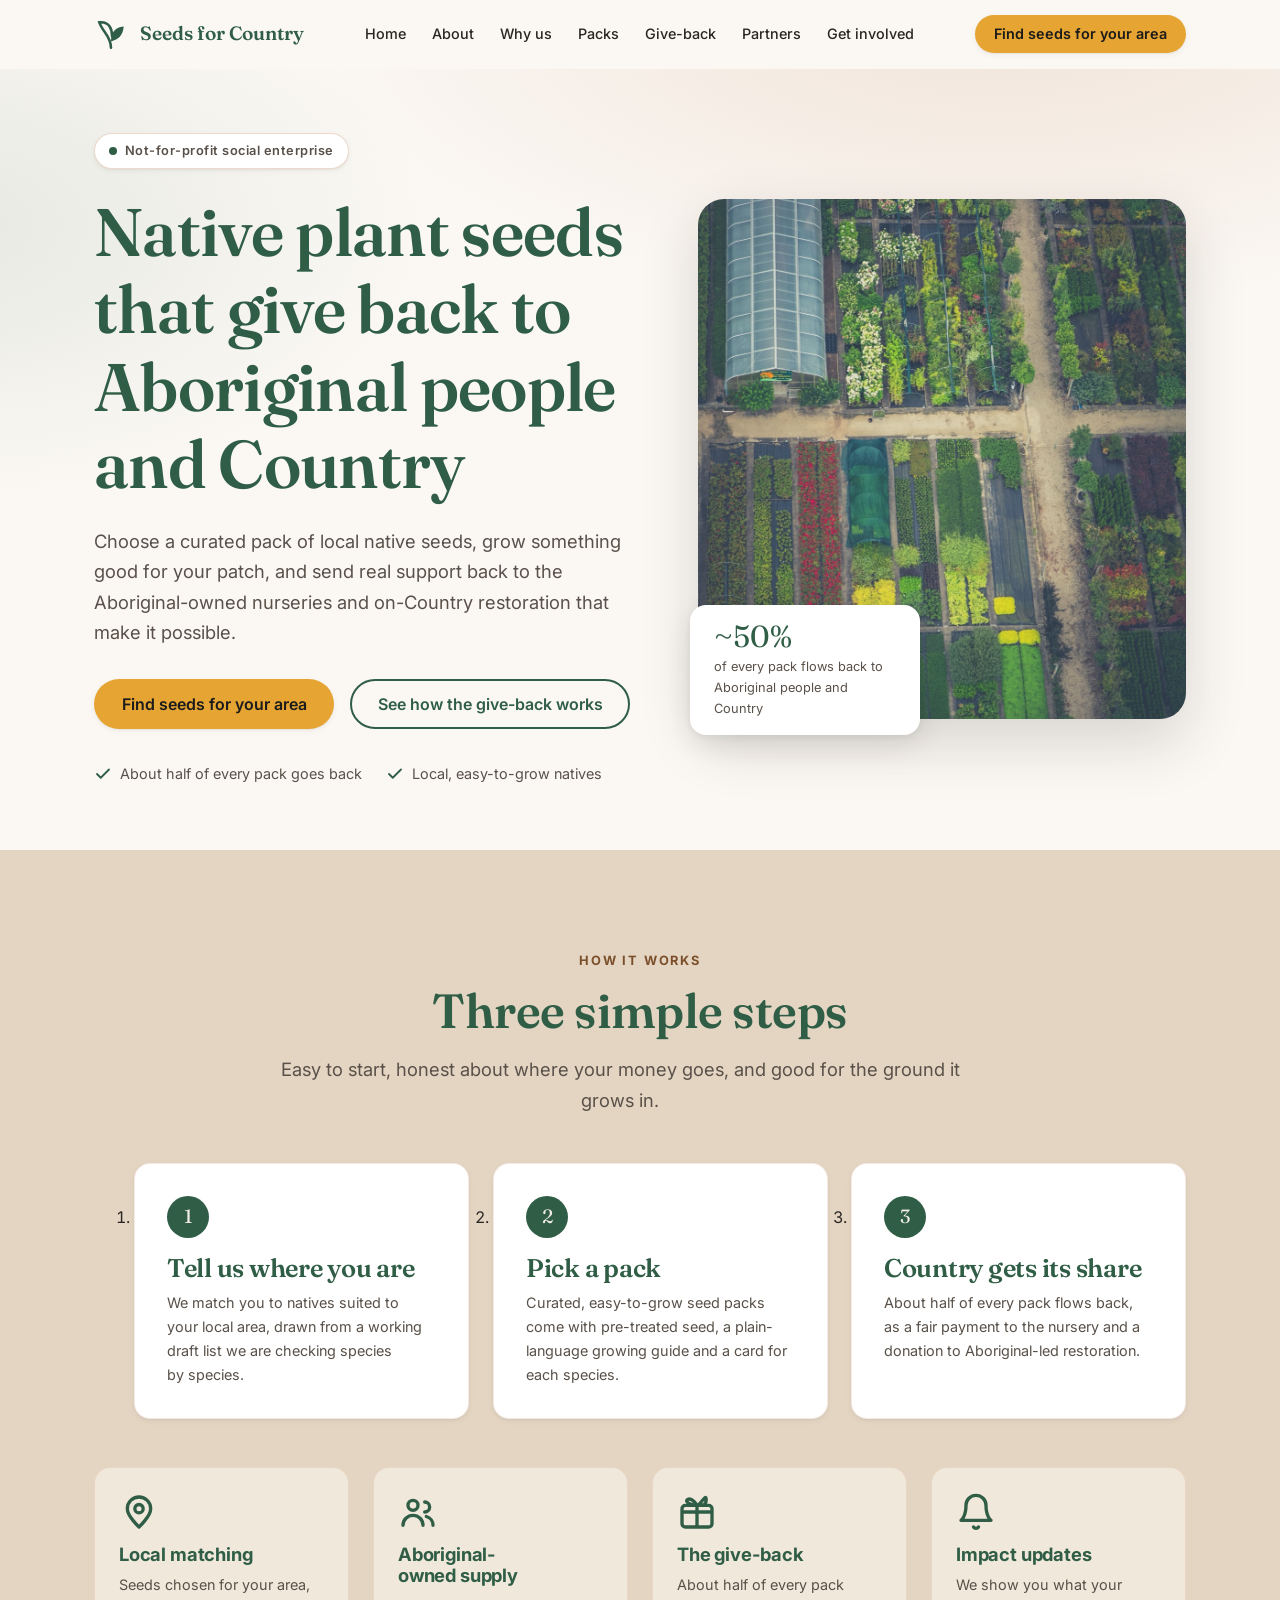
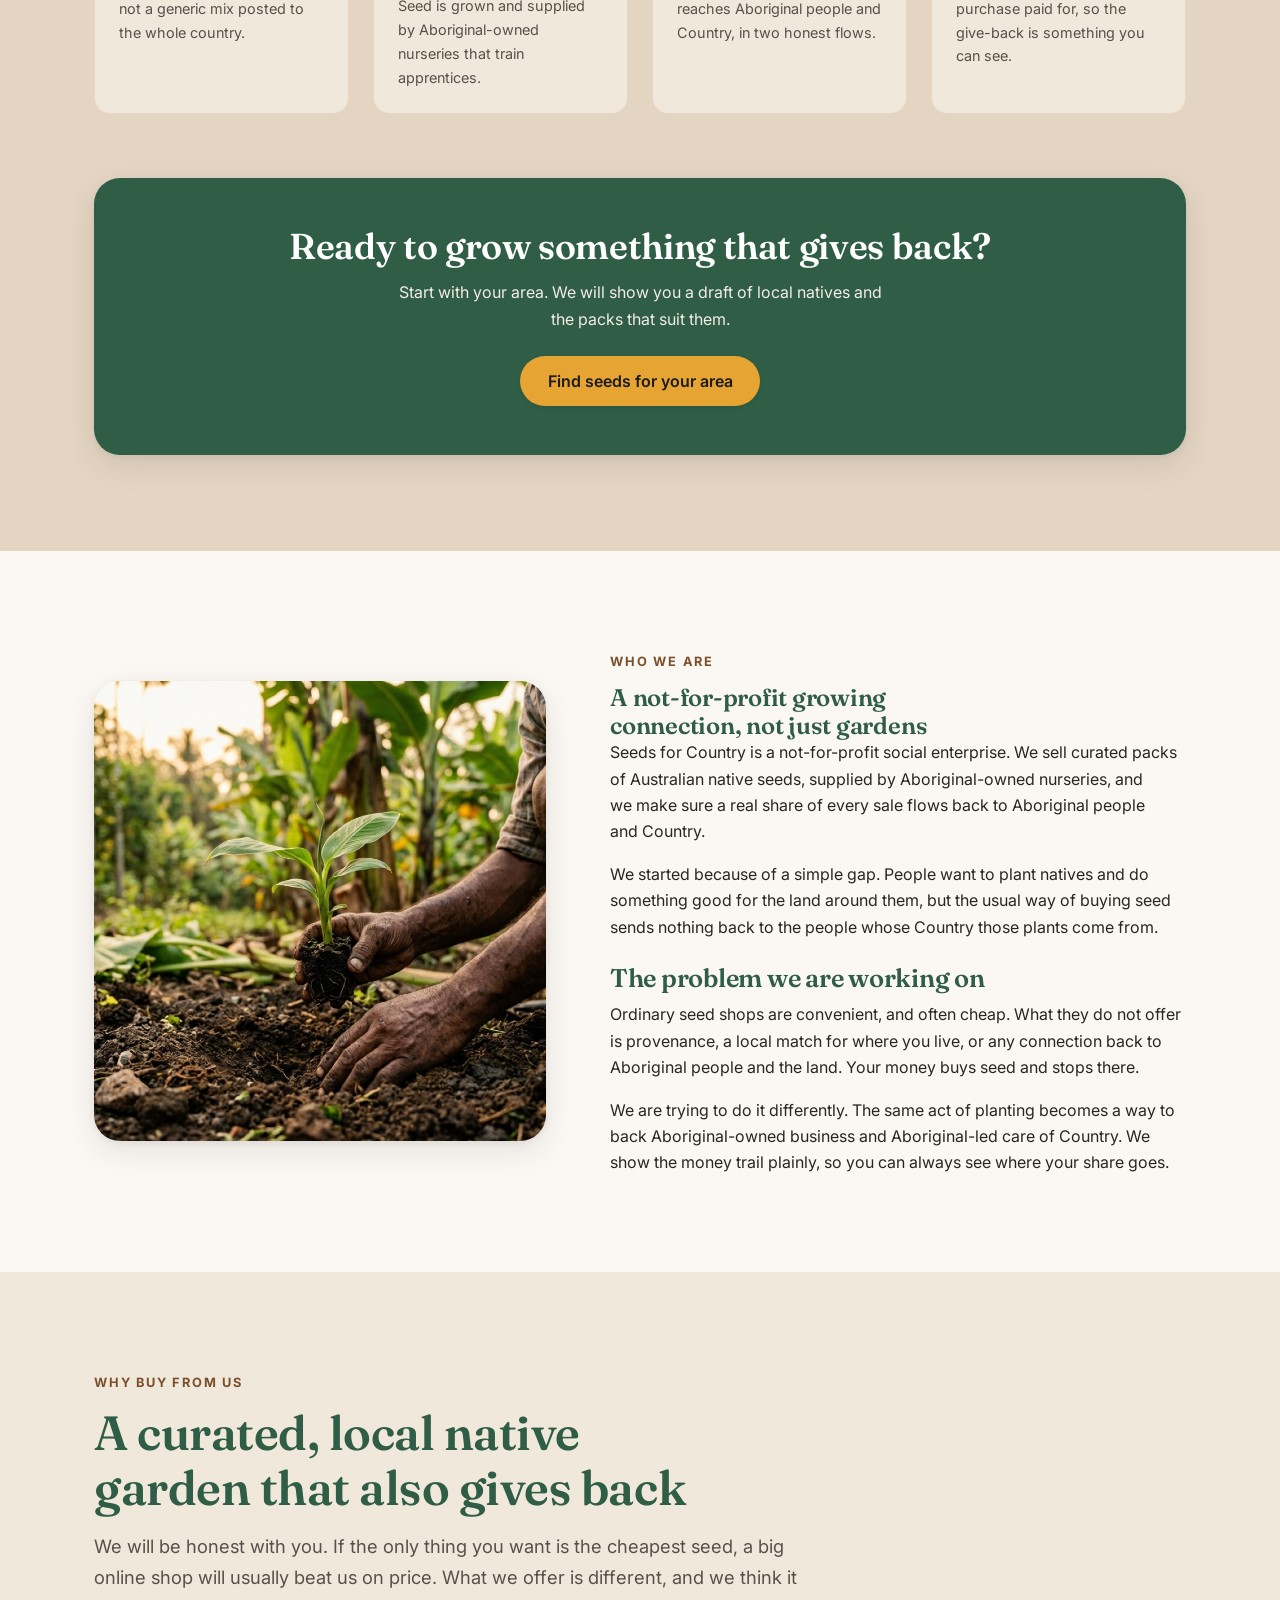
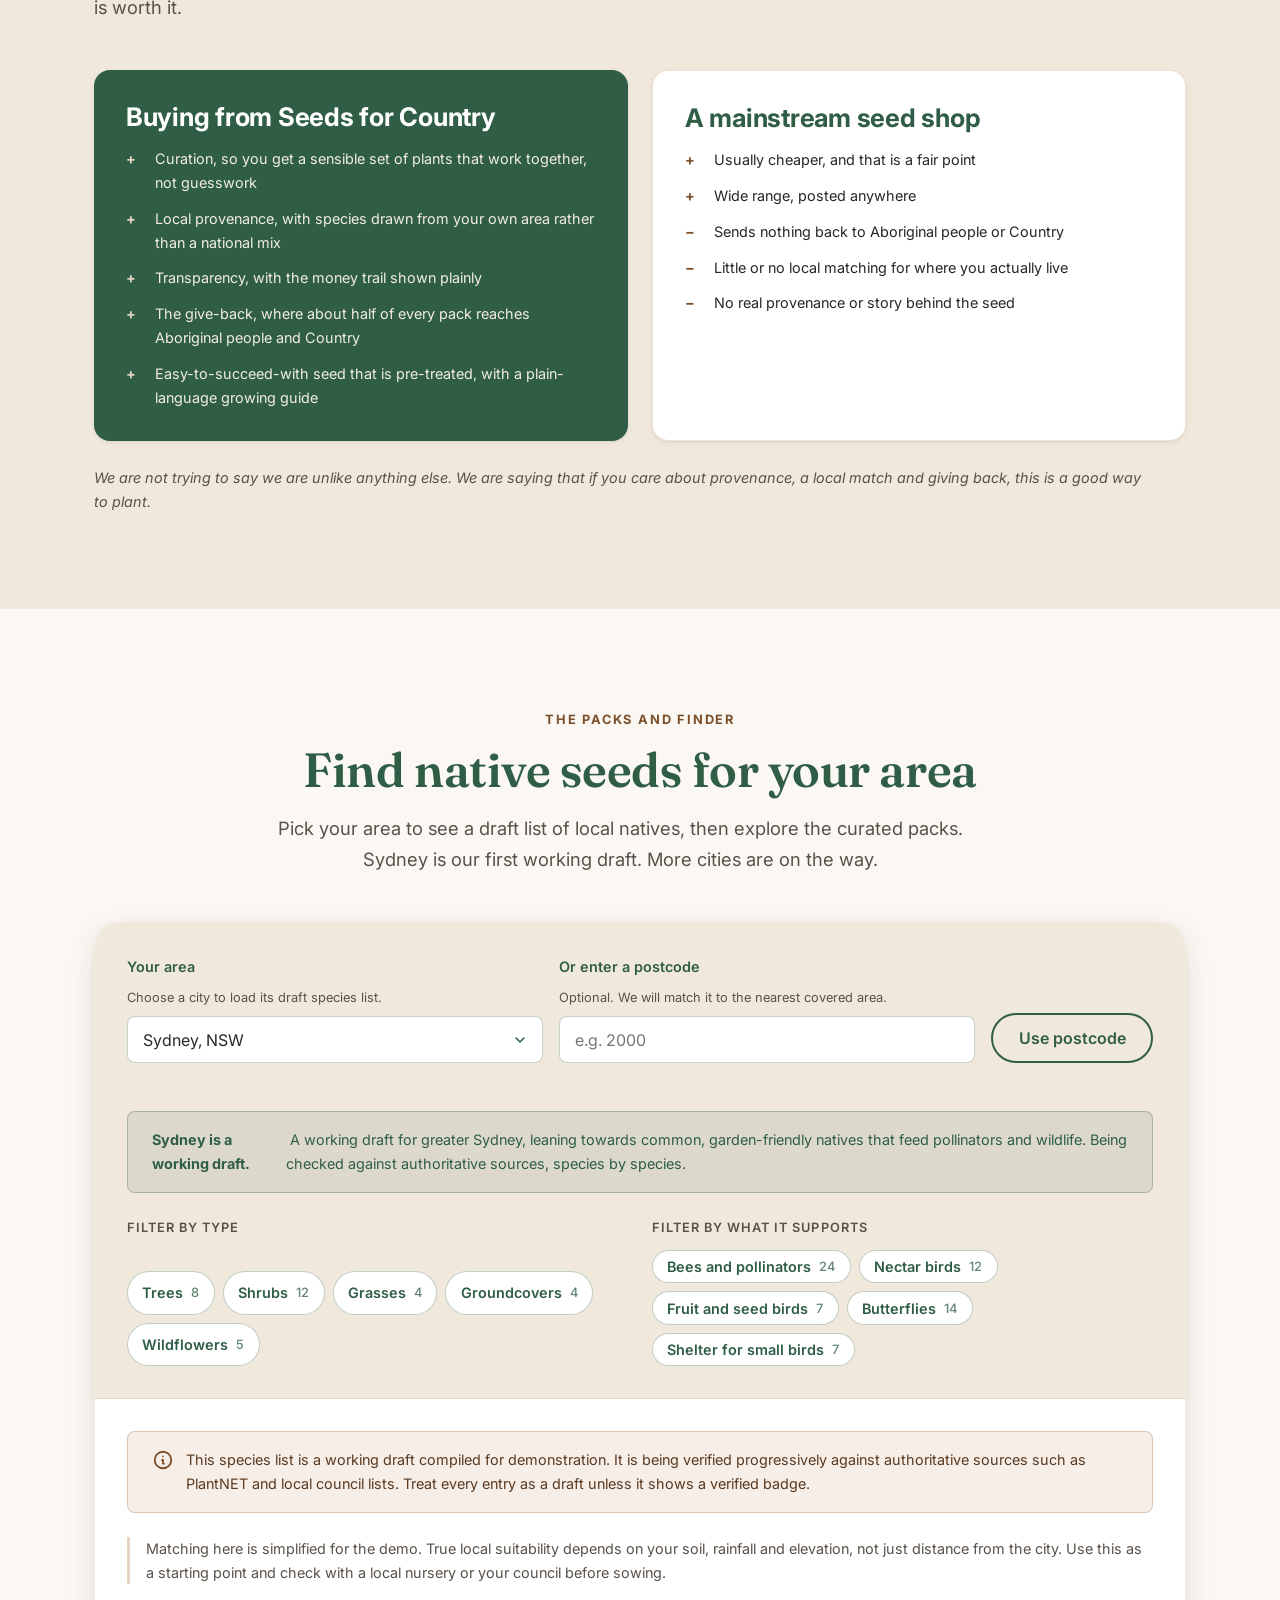
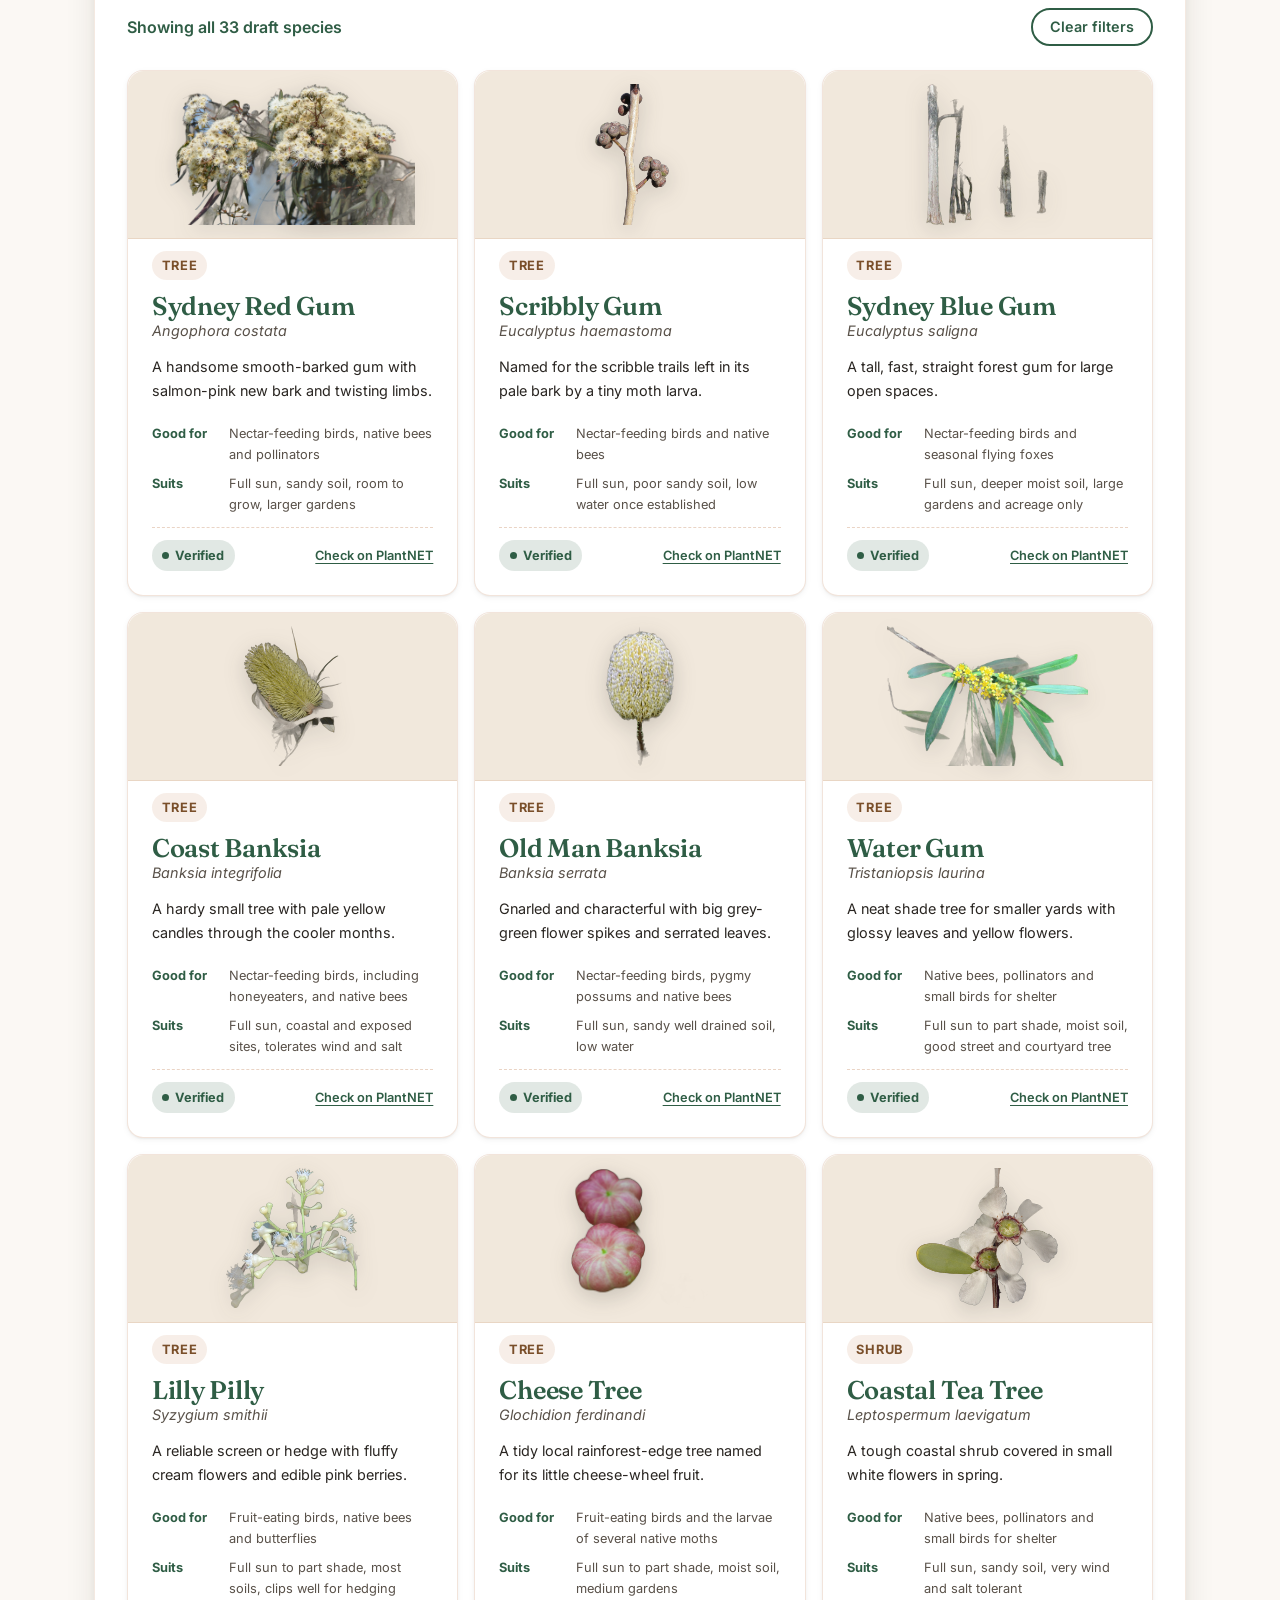
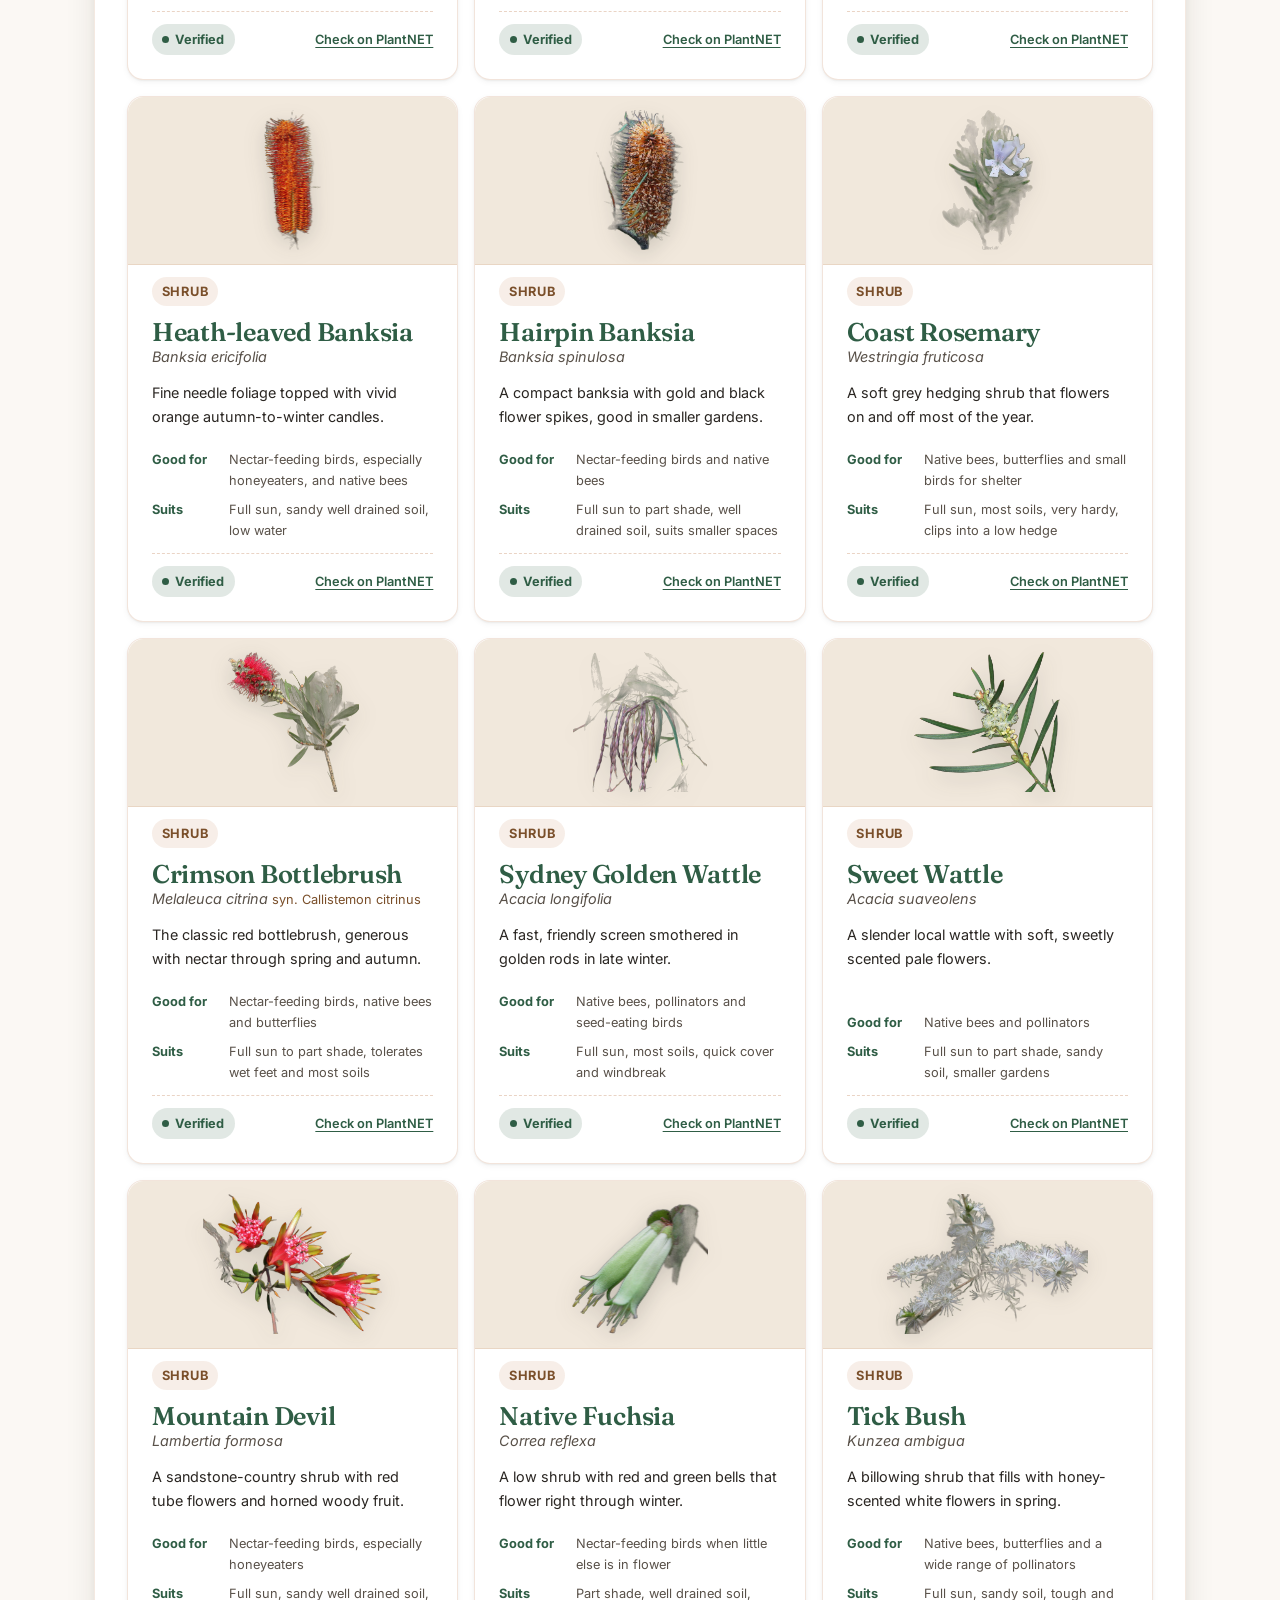
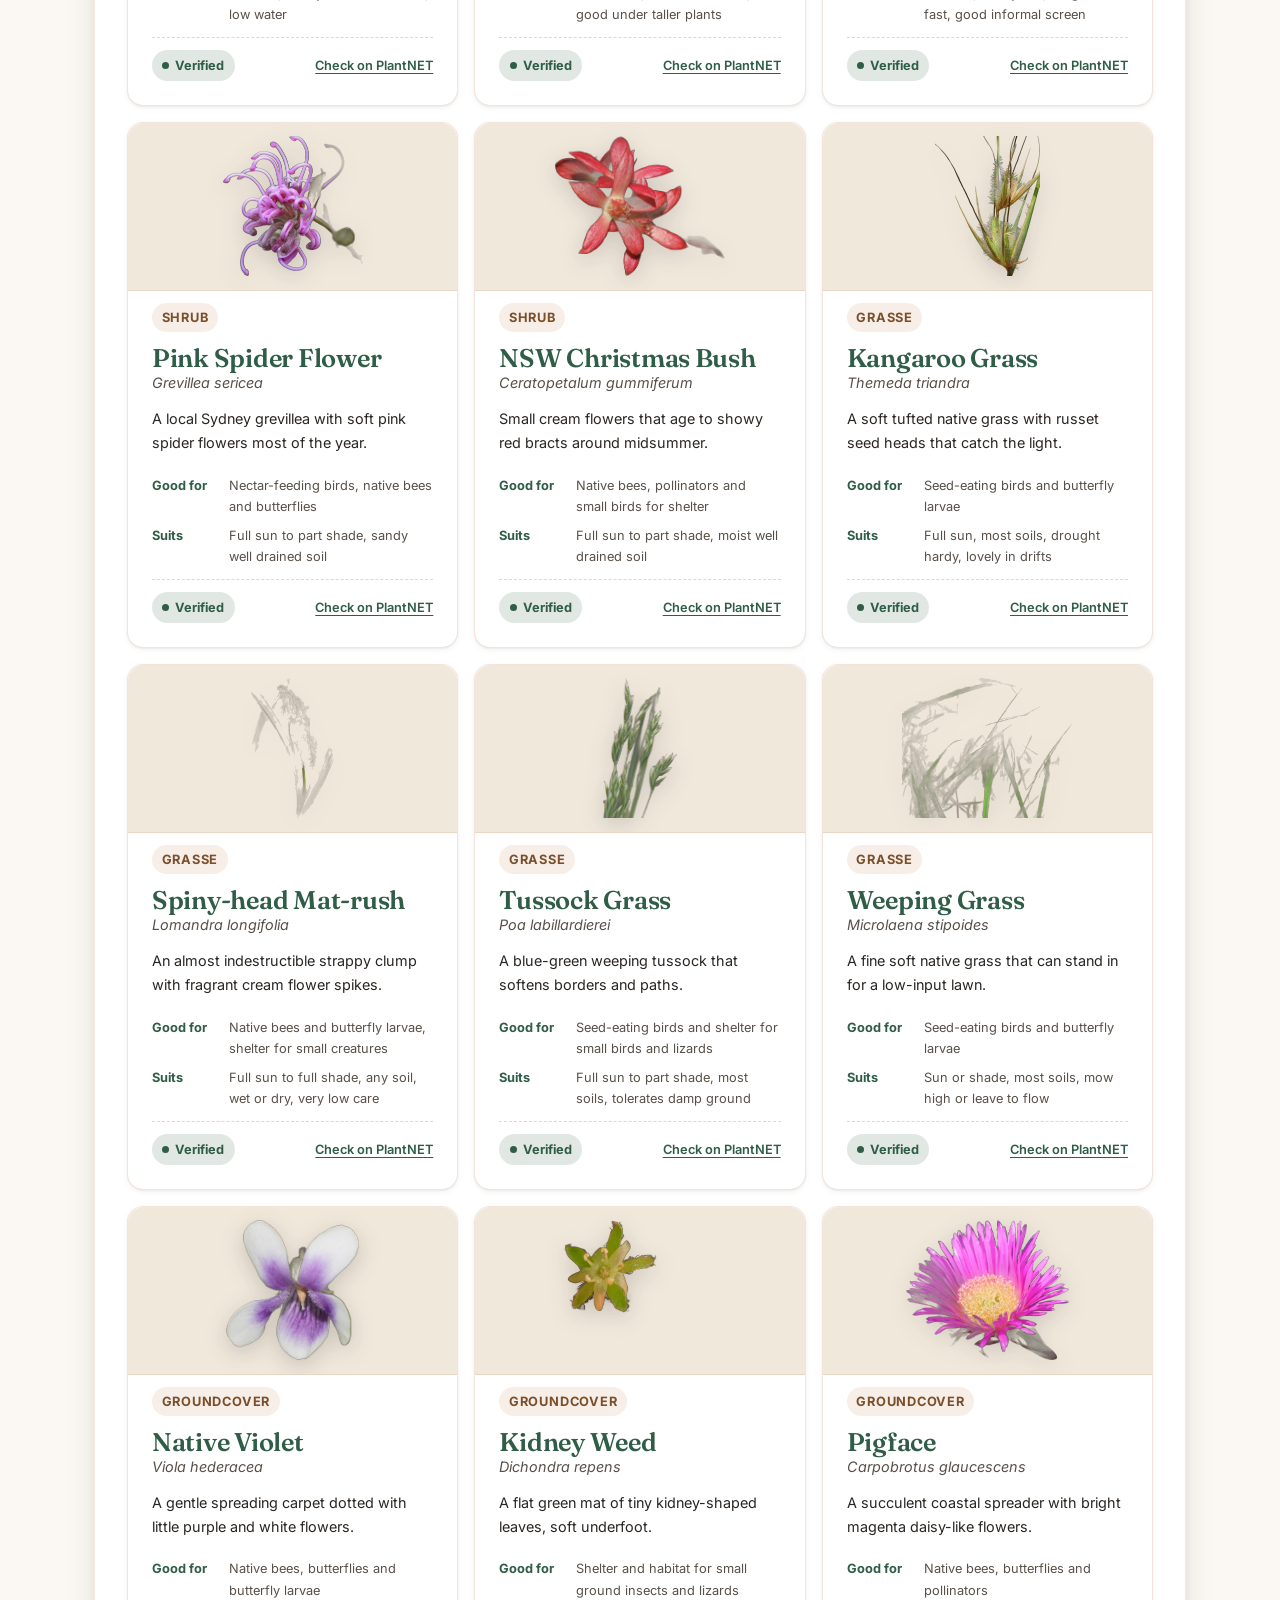
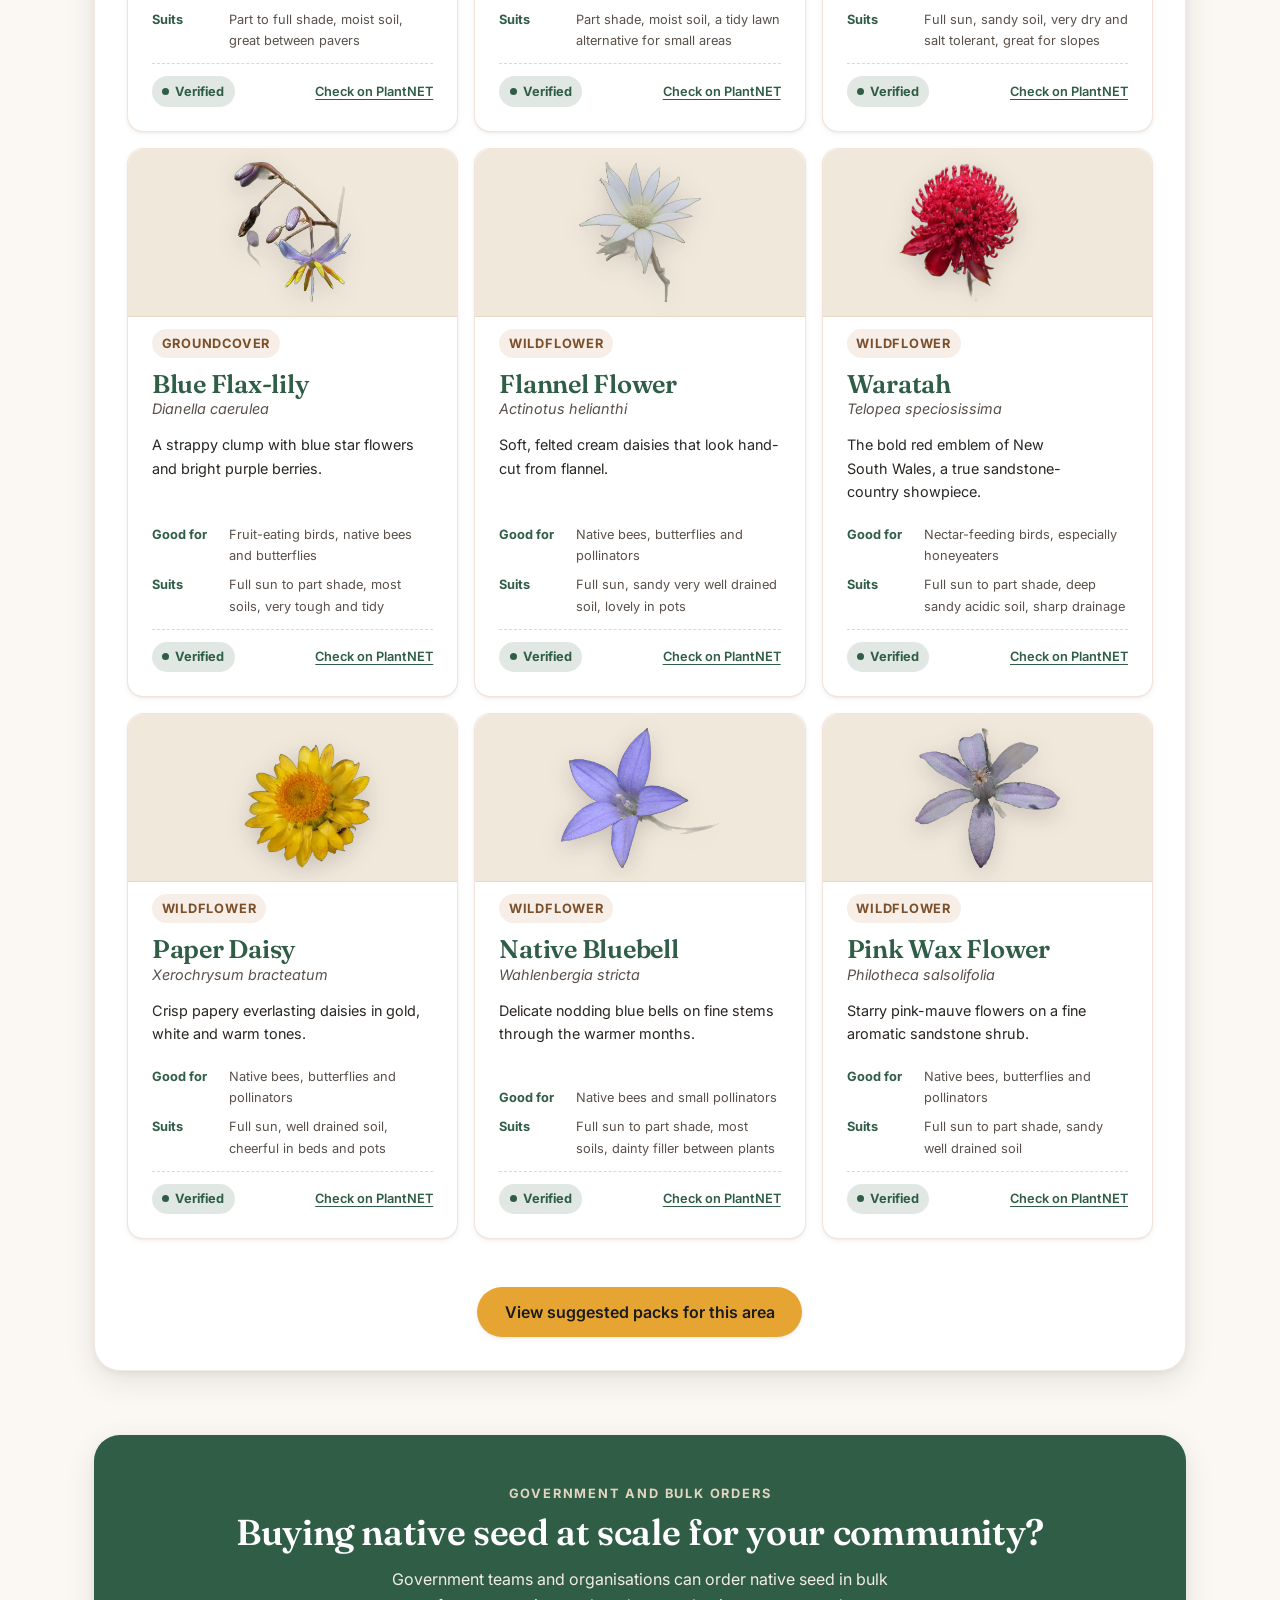
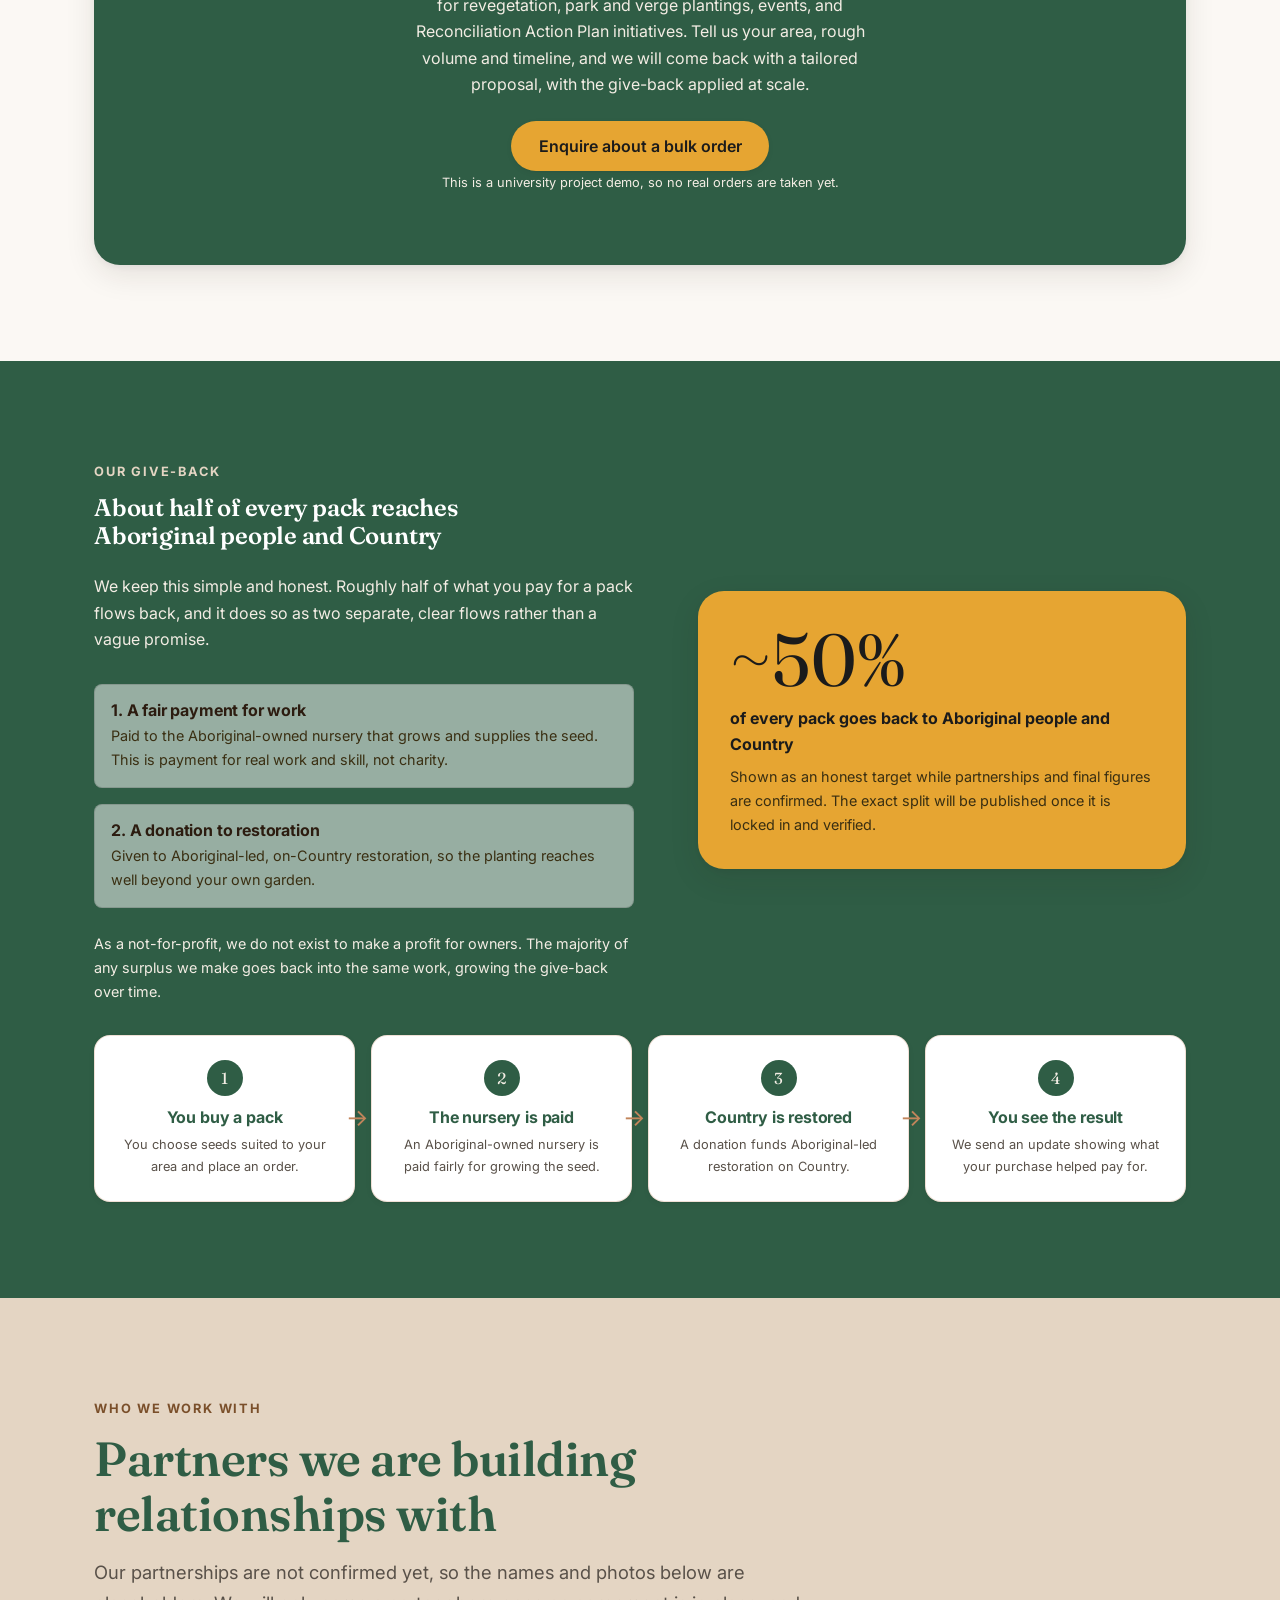
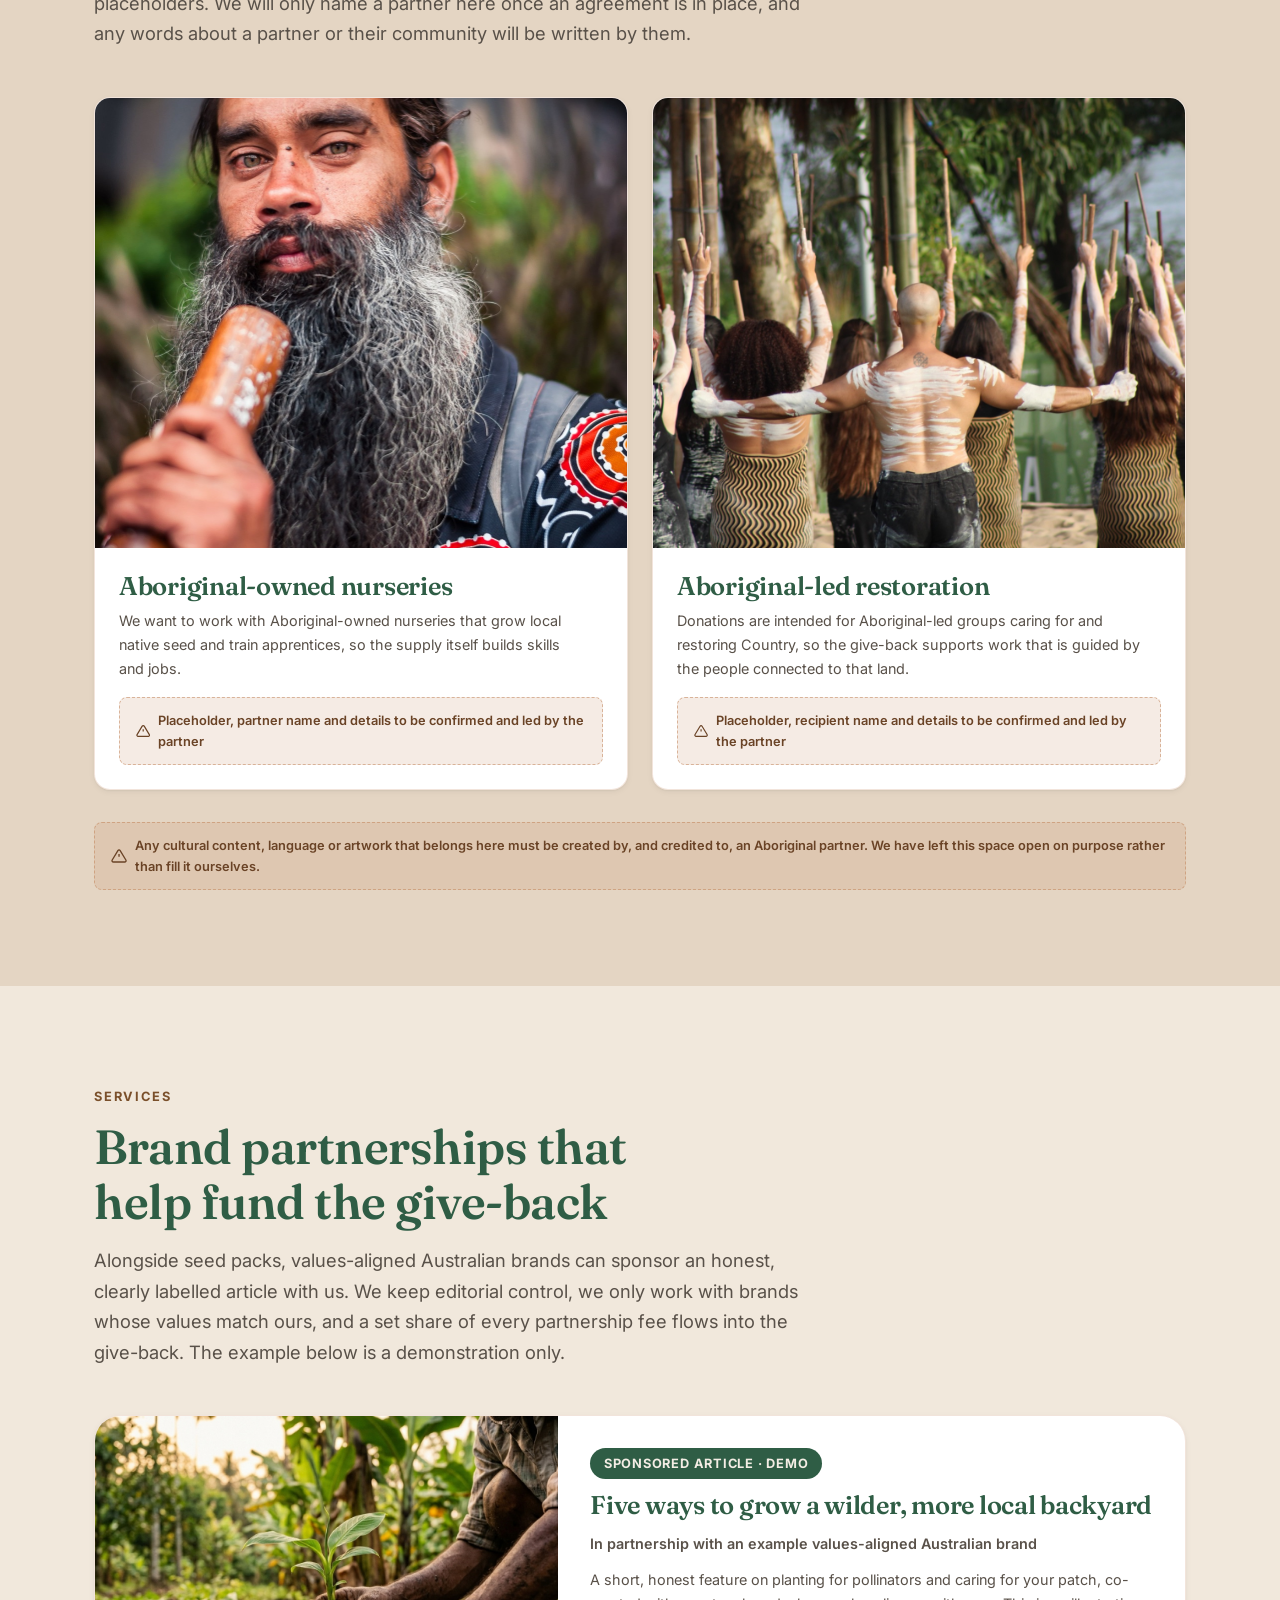
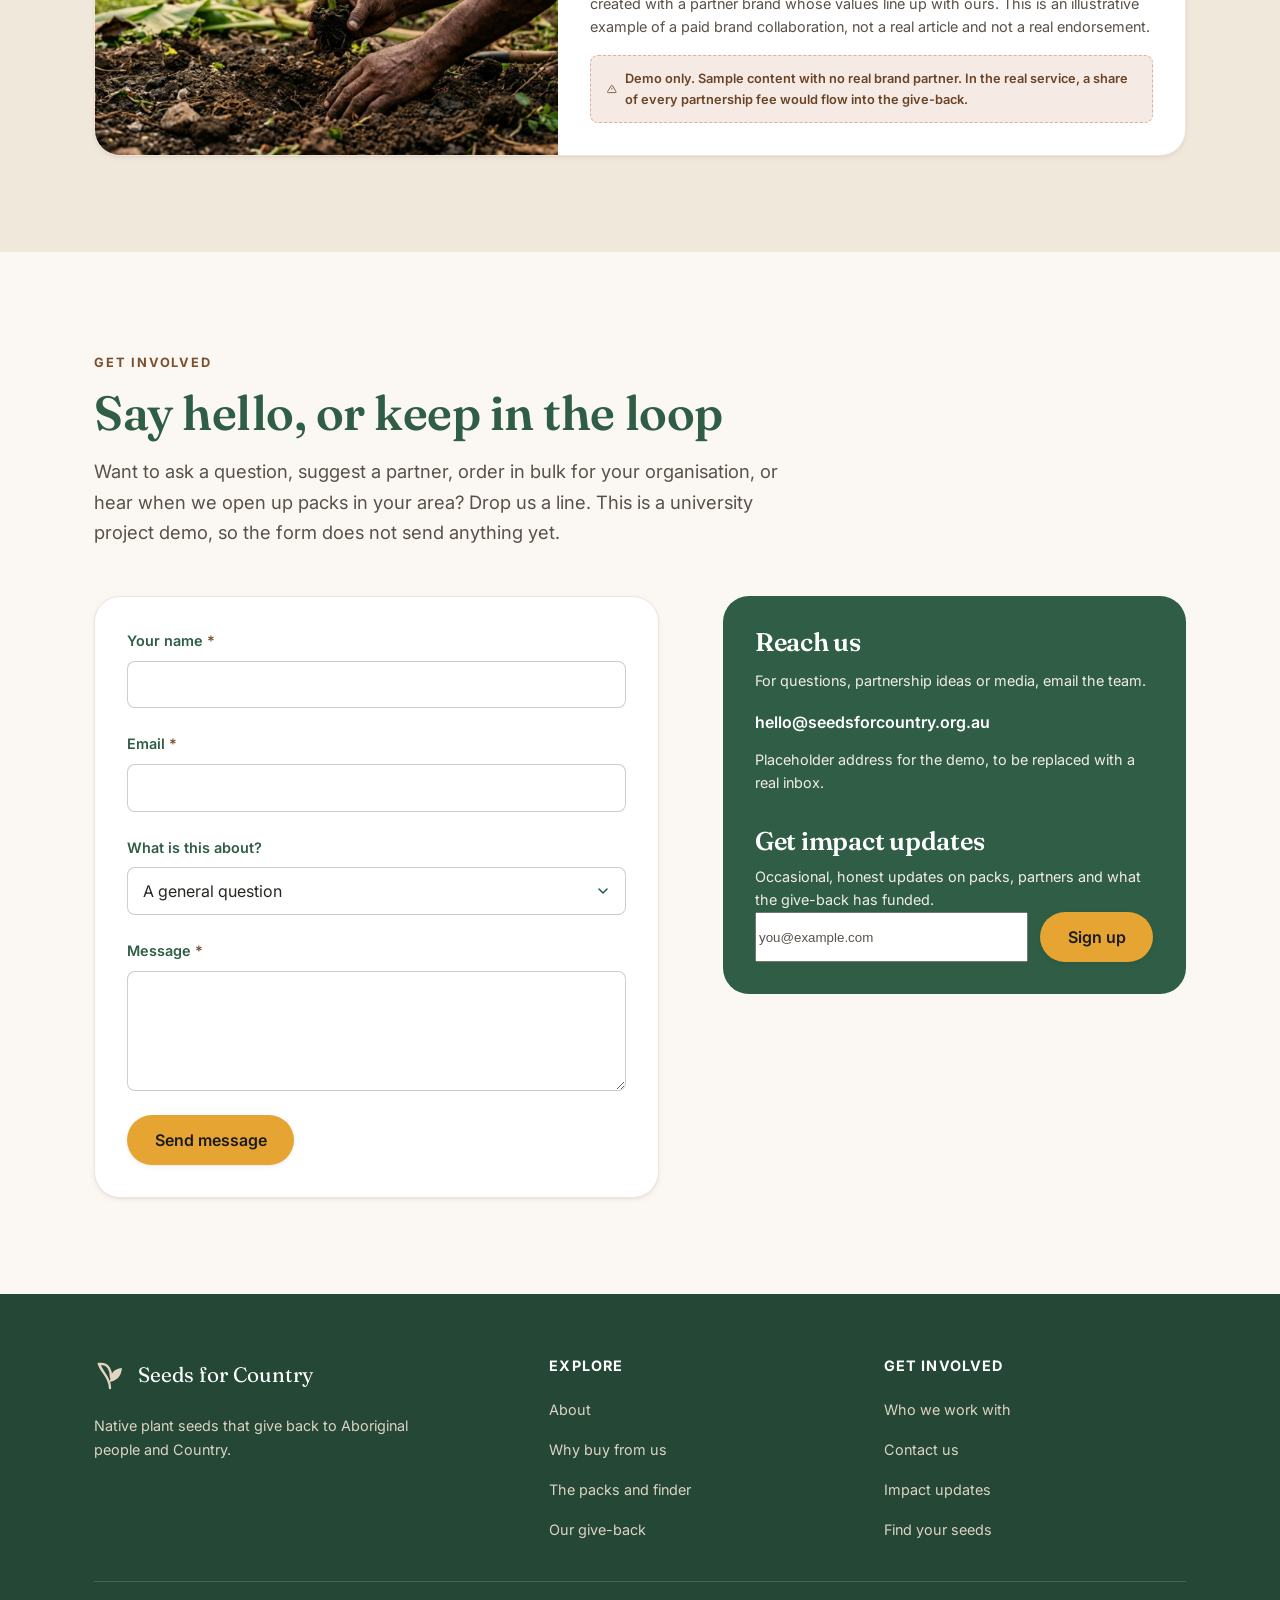
<file: index.html>
<!DOCTYPE html>
<html lang="en-AU">
<head>
  <meta charset="UTF-8" />
  <meta name="viewport" content="width=device-width, initial-scale=1.0" />
  <title>Seeds for Country, native plant seeds that give back to Aboriginal people and Country</title>
  <meta name="description" content="Seeds for Country is a not-for-profit social enterprise selling curated packs of Australian native seeds from Aboriginal-owned nurseries, where about half of every pack flows back to Aboriginal people and Country." />

  <!-- Google Fonts: Fraunces (headings only) + Inter (everything else) -->
  <link rel="preconnect" href="https://fonts.googleapis.com" />
  <link rel="preconnect" href="https://fonts.gstatic.com" crossorigin />
  <link href="https://fonts.googleapis.com/css2?family=Fraunces:opsz,wght@9..144,400;9..144,500;9..144,600;9..144,700&family=Inter:wght@400;500;600;700&display=swap" rel="stylesheet" />

  <link rel="stylesheet" href="css/styles.css" />
  <!-- If JavaScript is unavailable, reveal-on-scroll content must still show. -->
  <noscript><style>.reveal{opacity:1 !important;transform:none !important}</style></noscript>
  <link rel="icon" href="data:image/svg+xml,%3Csvg xmlns='http://www.w3.org/2000/svg' viewBox='0 0 32 32'%3E%3Cpath d='M16 28C16 18 8 14 5 6c9-1 11 6 11 12' fill='none' stroke='%232F5D45' stroke-width='2.4' stroke-linecap='round'/%3E%3Cpath d='M16 22c0-7 3-12 11-13-1 8-5 11-11 13Z' fill='%232F5D45'/%3E%3C/svg%3E" />
</head>
<body>
  <a class="skip-link" href="#main">Skip to content</a>

  <!-- ============================ HEADER / NAV ============================ -->
  <header class="site-header" id="top">
    <div class="container nav">
      <a class="brand" href="#home" aria-label="Seeds for Country, home">
        <svg class="brand-mark" viewBox="0 0 32 32" aria-hidden="true">
          <path d="M16 29C16 18 8 14 5 5c10-1 12 7 12 13" fill="none" stroke="#2F5D45" stroke-width="2.4" stroke-linecap="round"/>
          <path d="M16 23c0-8 3-13 12-14-1 9-5 12-12 14Z" fill="#2F5D45"/>
        </svg>
        Seeds for Country
      </a>

      <nav class="nav-links" aria-label="Primary">
        <a href="#home">Home</a>
        <a href="#about">About</a>
        <a href="#why">Why us</a>
        <a href="#finder">Packs</a>
        <a href="#giveback">Give-back</a>
        <a href="#partners">Partners</a>
        <a href="#get-involved">Get involved</a>
      </nav>

      <a class="btn btn--primary btn--small nav-cta" href="#finder">Find seeds for your area</a>

      <button class="nav-toggle" type="button" aria-expanded="false" aria-controls="mobile-nav" aria-label="Open menu">
        <span></span><span></span><span></span>
      </button>
    </div>

    <!-- Mobile menu panel -->
    <div class="mobile-nav" id="mobile-nav">
      <a href="#home">Home</a>
      <a href="#about">About</a>
      <a href="#why">Why buy from us</a>
      <a href="#finder">The packs and finder</a>
      <a href="#giveback">Our give-back</a>
      <a href="#partners">Who we work with</a>
      <a href="#get-involved">Get involved</a>
      <a class="btn btn--primary" href="#finder">Find seeds for your area</a>
    </div>
  </header>

  <main id="main">
    <!-- ============================== HOME / HERO ============================== -->
    <section id="home" class="hero">
      <div class="container hero-grid">
        <div class="hero-copy">
          <span class="hero-pill reveal"><span class="dot"></span> Not-for-profit social enterprise</span>
          <h1 class="reveal d1">Native plant seeds that give back to Aboriginal people and Country</h1>
          <p class="lede reveal d2">Choose a curated pack of local native seeds, grow something good for your patch, and send real support back to the Aboriginal-owned nurseries and on-Country restoration that make it possible.</p>
          <div class="hero-cta reveal d3">
            <a class="btn btn--primary" href="#finder">Find seeds for your area</a>
            <a class="btn btn--outline" href="#giveback">See how the give-back works</a>
          </div>
          <div class="hero-trust reveal d3">
            <span>
              <svg class="tick" viewBox="0 0 24 24" fill="none" stroke="currentColor" stroke-width="2.4" aria-hidden="true"><path d="M20 6L9 17l-5-5" stroke-linecap="round" stroke-linejoin="round"/></svg>
              About half of every pack goes back
            </span>
            <span>
              <svg class="tick" viewBox="0 0 24 24" fill="none" stroke="currentColor" stroke-width="2.4" aria-hidden="true"><path d="M20 6L9 17l-5-5" stroke-linecap="round" stroke-linejoin="round"/></svg>
              Local, easy-to-grow natives
            </span>
          </div>
        </div>

        <div class="hero-media reveal d2">
          <!-- TEAM: drop a real photo named sfc-hero-hands-seedlings.jpg in assets/images/ (e.g. from Pexels or Pixabay), suggested subject = two hands cupping native seedlings or fresh seed, warm natural light. Until it exists, the placeholder below shows automatically. -->
          <img loading="eager" fetchpriority="high" decoding="async" src="assets/images/sfc-hero-hands-seedlings.jpg" onerror="this.onerror=null;this.src='assets/images/sfc-placeholder-hero.svg'" alt="Aerial view of a native plant nursery, with rows of seedlings and flowers beside a greenhouse" width="800" height="600" />
          <span class="img-tag">Placeholder image</span>
          <div class="hero-badge">
            <div class="big">~50%</div>
            <div class="small">of every pack flows back to Aboriginal people and Country</div>
          </div>
        </div>
      </div>
    </section>

    <!-- ============================== HOW IT WORKS ============================== -->
    <section class="section section--sand" aria-labelledby="how-head">
      <div class="container">
        <div class="section-head center reveal">
          <span class="eyebrow">How it works</span>
          <h2 id="how-head">Three simple steps</h2>
          <p>Easy to start, honest about where your money goes, and good for the ground it grows in.</p>
        </div>
        <ol class="steps">
          <li class="step reveal">
            <div class="step-num">1</div>
            <h3>Tell us where you are</h3>
            <p>We match you to natives suited to your local area, drawn from a working draft list we are checking species by species.</p>
          </li>
          <li class="step reveal d1">
            <div class="step-num">2</div>
            <h3>Pick a pack</h3>
            <p>Curated, easy-to-grow seed packs come with pre-treated seed, a plain-language growing guide and a card for each species.</p>
          </li>
          <li class="step reveal d2">
            <div class="step-num">3</div>
            <h3>Country gets its share</h3>
            <p>About half of every pack flows back, as a fair payment to the nursery and a donation to Aboriginal-led restoration.</p>
          </li>
        </ol>

        <!-- Feature row -->
        <ul class="features">
          <li class="feature reveal">
            <svg class="ficon" viewBox="0 0 24 24" fill="none" stroke="currentColor" stroke-width="2" aria-hidden="true"><path d="M12 21s-7-6.5-7-11a7 7 0 0 1 14 0c0 4.5-7 11-7 11Z" stroke-linejoin="round"/><circle cx="12" cy="10" r="2.5"/></svg>
            <h3>Local matching</h3>
            <p>Seeds chosen for your area, not a generic mix posted to the whole country.</p>
          </li>
          <li class="feature reveal d1">
            <svg class="ficon" viewBox="0 0 24 24" fill="none" stroke="currentColor" stroke-width="2" aria-hidden="true"><circle cx="9" cy="8" r="3"/><path d="M3 20a6 6 0 0 1 12 0" stroke-linecap="round"/><path d="M16 6a3 3 0 0 1 0 6M21 20a5.5 5.5 0 0 0-4-5.3" stroke-linecap="round"/></svg>
            <h3>Aboriginal-owned supply</h3>
            <p>Seed is grown and supplied by Aboriginal-owned nurseries that train apprentices.</p>
          </li>
          <li class="feature reveal d2">
            <svg class="ficon" viewBox="0 0 24 24" fill="none" stroke="currentColor" stroke-width="2" aria-hidden="true"><rect x="3" y="8" width="18" height="13" rx="2"/><path d="M3 12h18M12 8v13M12 8S9 3 6.5 4.5 9 8 12 8s5.5.5 5.5-3.5S14 8 12 8Z" stroke-linejoin="round"/></svg>
            <h3>The give-back</h3>
            <p>About half of every pack reaches Aboriginal people and Country, in two honest flows.</p>
          </li>
          <li class="feature reveal d3">
            <svg class="ficon" viewBox="0 0 24 24" fill="none" stroke="currentColor" stroke-width="2" aria-hidden="true"><path d="M18 8a6 6 0 1 0-12 0c0 7-3 9-3 9h18s-3-2-3-9Z" stroke-linejoin="round"/><path d="M10.5 21a1.8 1.8 0 0 0 3 0" stroke-linecap="round"/></svg>
            <h3>Impact updates</h3>
            <p>We show you what your purchase paid for, so the give-back is something you can see.</p>
          </li>
        </ul>

        <!-- Closing call to action for the home area -->
        <div class="home-cta reveal">
          <h2>Ready to grow something that gives back?</h2>
          <p>Start with your area. We will show you a draft of local natives and the packs that suit them.</p>
          <a class="btn btn--primary" href="#finder">Find seeds for your area</a>
        </div>
      </div>
    </section>

    <!-- ============================== ABOUT ============================== -->
    <section id="about" class="section" aria-labelledby="about-head">
      <div class="container split about-split">
        <div class="split-media reveal">
          <!-- TEAM: drop a real photo named sfc-about-seeds-soil.jpg in assets/images/ (e.g. from Pexels or Pixabay), suggested subject = close-up of seeds and rich soil, or a seed packet in hand. Until it exists, the placeholder shows automatically. -->
          <span class="img-wrap">
            <img loading="lazy" decoding="async" src="assets/images/sfc-about-seeds-soil.jpg" onerror="this.onerror=null;this.src='assets/images/sfc-placeholder-about.svg'" alt="Hands planting a young native seedling into dark soil" width="800" height="600" />
            <span class="img-tag">Placeholder image</span>
          </span>
        </div>
        <div class="prose reveal d1">
          <span class="eyebrow">Who we are</span>
          <h2 id="about-head">A not-for-profit growing connection, not just gardens</h2>
          <p>Seeds for Country is a not-for-profit social enterprise. We sell curated packs of Australian native seeds, supplied by Aboriginal-owned nurseries, and we make sure a real share of every sale flows back to Aboriginal people and Country.</p>
          <p>We started because of a simple gap. People want to plant natives and do something good for the land around them, but the usual way of buying seed sends nothing back to the people whose Country those plants come from.</p>
          <h3>The problem we are working on</h3>
          <p>Ordinary seed shops are convenient, and often cheap. What they do not offer is provenance, a local match for where you live, or any connection back to Aboriginal people and the land. Your money buys seed and stops there.</p>
          <p>We are trying to do it differently. The same act of planting becomes a way to back Aboriginal-owned business and Aboriginal-led care of Country. We show the money trail plainly, so you can always see where your share goes.</p>
        </div>
      </div>
    </section>

    <!-- ============================== WHY BUY FROM US ============================== -->
    <section id="why" class="section section--sand-light" aria-labelledby="why-head">
      <div class="container">
        <div class="section-head reveal">
          <span class="eyebrow">Why buy from us</span>
          <h2 id="why-head">A curated, local native garden that also gives back</h2>
          <p>We will be honest with you. If the only thing you want is the cheapest seed, a big online shop will usually beat us on price. What we offer is different, and we think it is worth it.</p>
        </div>

        <div class="compare">
          <div class="compare-card ours reveal">
            <h3>Buying from Seeds for Country</h3>
            <ul>
              <li><span class="mk">+</span> Curation, so you get a sensible set of plants that work together, not guesswork</li>
              <li><span class="mk">+</span> Local provenance, with species drawn from your own area rather than a national mix</li>
              <li><span class="mk">+</span> Transparency, with the money trail shown plainly</li>
              <li><span class="mk">+</span> The give-back, where about half of every pack reaches Aboriginal people and Country</li>
              <li><span class="mk">+</span> Easy-to-succeed-with seed that is pre-treated, with a plain-language growing guide</li>
            </ul>
          </div>
          <div class="compare-card theirs reveal d1">
            <h3>A mainstream seed shop</h3>
            <ul>
              <li><span class="mk">+</span> Usually cheaper, and that is a fair point</li>
              <li><span class="mk">+</span> Wide range, posted anywhere</li>
              <li><span class="mk">&minus;</span> Sends nothing back to Aboriginal people or Country</li>
              <li><span class="mk">&minus;</span> Little or no local matching for where you actually live</li>
              <li><span class="mk">&minus;</span> No real provenance or story behind the seed</li>
            </ul>
          </div>
        </div>
        <p class="compare-note reveal">We are not trying to say we are unlike anything else. We are saying that if you care about provenance, a local match and giving back, this is a good way to plant.</p>
      </div>
    </section>

    <!-- ============================== PACKS AND FINDER ============================== -->
    <section id="finder" class="section" aria-labelledby="finder-head">
      <div class="container">
        <div class="section-head center reveal">
          <span class="eyebrow">The packs and finder</span>
          <h2 id="finder-head">Find native seeds for your area</h2>
          <p>Pick your area to see a draft list of local natives, then explore the curated packs. Sydney is our first working draft. More cities are on the way.</p>
        </div>

        <div class="finder reveal" id="finder-app">
          <!-- Controls -->
          <div class="finder-controls">
            <div class="finder-pickrow">
              <div class="field">
                <label for="region-select">Your area</label>
                <span class="hint" id="region-hint">Choose a city to load its draft species list.</span>
                <select id="region-select" aria-describedby="region-hint">
                  <!-- options injected by finder.js so the list scales with the data -->
                </select>
              </div>
              <div class="field">
                <label for="postcode-input">Or enter a postcode</label>
                <span class="hint">Optional. We will match it to the nearest covered area.</span>
                <input type="text" id="postcode-input" inputmode="numeric" autocomplete="postal-code" maxlength="4" placeholder="e.g. 2000" aria-describedby="postcode-feedback" />
              </div>
              <button class="btn btn--outline" type="button" id="postcode-go">Use postcode</button>
            </div>
            <p class="hint" id="postcode-feedback" role="status" aria-live="polite"></p>

            <!-- Region status (draft / coming soon) -->
            <div class="region-status" id="region-status" role="status" aria-live="polite"></div>

            <!-- Filters (shown only for a region with a usable list) -->
            <div class="finder-filters" id="finder-filters">
              <div class="filter-group">
                <span class="filter-label" id="type-filter-label">Filter by type</span>
                <div class="chips" role="group" aria-labelledby="type-filter-label" id="type-chips"></div>
              </div>
              <div class="filter-group">
                <span class="filter-label" id="benefit-filter-label">Filter by what it supports</span>
                <div class="chips" role="group" aria-labelledby="benefit-filter-label" id="benefit-chips"></div>
              </div>
            </div>
          </div>

          <!-- Results -->
          <div class="finder-results" id="finder-results">
            <!-- Honest draft banner -->
            <div class="draft-banner" id="draft-banner" hidden>
              <svg class="bicon" viewBox="0 0 24 24" fill="none" stroke="currentColor" stroke-width="2" aria-hidden="true"><circle cx="12" cy="12" r="9"/><path d="M12 8h.01M11 12h1v4h1" stroke-linecap="round" stroke-linejoin="round"/></svg>
              <span>This species list is a working draft compiled for demonstration. It is being verified progressively against authoritative sources such as PlantNET and local council lists. Treat every entry as a draft unless it shows a verified badge.</span>
            </div>

            <p class="match-note" id="match-note" hidden>Matching here is simplified for the demo. True local suitability depends on your soil, rainfall and elevation, not just distance from the city. Use this as a starting point and check with a local nursery or your council before sowing.</p>

            <div class="results-meta" id="results-meta" hidden>
              <span class="results-count" id="results-count" role="status" aria-live="polite"></span>
              <button class="btn btn--outline btn--small" type="button" id="clear-filters">Clear filters</button>
            </div>

            <div class="species-grid" id="species-grid" aria-live="polite"></div>

            <div class="results-empty" id="results-empty" hidden></div>

            <!-- Packs reveal -->
            <div class="packs-reveal-btn-wrap" id="packs-reveal" hidden>
              <button class="btn btn--primary" type="button" id="show-packs" aria-expanded="false" aria-controls="packs">View suggested packs for this area</button>
            </div>
          </div>
        </div>

        <!-- Packs -->
        <div class="packs" id="packs" aria-labelledby="packs-head">
          <div class="section-head center reveal">
            <span class="eyebrow">Curated packs</span>
            <h2 id="packs-head">Packs built for how you grow</h2>
            <p>Each pack is matched to your area where we can. Prices are indicative only and shown as a starting point, not a checkout.</p>
          </div>
          <div class="packs-grid" id="packs-grid"></div>
        </div>

        <!-- Government and bulk orders, always visible (a get-in-touch channel, not a shelf pack) -->
        <div class="home-cta bulk-cta reveal">
          <span class="eyebrow">Government and bulk orders</span>
          <h2>Buying native seed at scale for your community?</h2>
          <p>Government teams and organisations can order native seed in bulk for revegetation, park and verge plantings, events, and Reconciliation Action Plan initiatives. Tell us your area, rough volume and timeline, and we will come back with a tailored proposal, with the give-back applied at scale.</p>
          <a class="btn btn--primary" href="#get-involved">Enquire about a bulk order</a>
          <p class="bulk-note">This is a university project demo, so no real orders are taken yet.</p>
        </div>
      </div>
    </section>

    <!-- ============================== GIVE-BACK ============================== -->
    <section id="giveback" class="section section--green" aria-labelledby="giveback-head">
      <div class="container">
        <div class="giveback-split">
          <div class="reveal">
            <span class="eyebrow">Our give-back</span>
            <h2 id="giveback-head">About half of every pack reaches Aboriginal people and Country</h2>
            <p>We keep this simple and honest. Roughly half of what you pay for a pack flows back, and it does so as two separate, clear flows rather than a vague promise.</p>
            <div class="flows">
              <div class="flow-card">
                <h3>1. A fair payment for work</h3>
                <p>Paid to the Aboriginal-owned nursery that grows and supplies the seed. This is payment for real work and skill, not charity.</p>
              </div>
              <div class="flow-card">
                <h3>2. A donation to restoration</h3>
                <p>Given to Aboriginal-led, on-Country restoration, so the planting reaches well beyond your own garden.</p>
              </div>
            </div>
            <p class="note-soft">As a not-for-profit, we do not exist to make a profit for owners. The majority of any surplus we make goes back into the same work, growing the give-back over time.</p>
          </div>

          <div class="reveal d1">
            <div class="giveback-highlight">
              <div class="pct">~50%</div>
              <div class="pct-label">of every pack goes back to Aboriginal people and Country</div>
              <div class="pct-sub">Shown as an honest target while partnerships and final figures are confirmed. The exact split will be published once it is locked in and verified.</div>
            </div>
          </div>
        </div>

        <!-- Impact loop, CSS only, no cultural motifs -->
        <div class="impact-loop" aria-label="How each purchase becomes restoration">
          <div class="loop-node reveal">
            <div class="lnum">1</div>
            <h3>You buy a pack</h3>
            <p>You choose seeds suited to your area and place an order.</p>
          </div>
          <div class="loop-node reveal d1">
            <div class="lnum">2</div>
            <h3>The nursery is paid</h3>
            <p>An Aboriginal-owned nursery is paid fairly for growing the seed.</p>
          </div>
          <div class="loop-node reveal d2">
            <div class="lnum">3</div>
            <h3>Country is restored</h3>
            <p>A donation funds Aboriginal-led restoration on Country.</p>
          </div>
          <div class="loop-node reveal d3">
            <div class="lnum">4</div>
            <h3>You see the result</h3>
            <p>We send an update showing what your purchase helped pay for.</p>
          </div>
        </div>
      </div>
    </section>

    <!-- ============================== WHO WE WORK WITH ============================== -->
    <section id="partners" class="section section--sand" aria-labelledby="partners-head">
      <div class="container">
        <div class="section-head reveal">
          <span class="eyebrow">Who we work with</span>
          <h2 id="partners-head">Partners we are building relationships with</h2>
          <p>Our partnerships are not confirmed yet, so the names and photos below are placeholders. We will only name a partner here once an agreement is in place, and any words about a partner or their community will be written by them.</p>
        </div>

        <div class="partner-grid">
          <article class="partner-card reveal">
            <!-- TEAM: drop a real photo named sfc-nursery-partner.jpg in assets/images/. This partner photo should be supplied and credited by the Aboriginal-owned nursery, not chosen for them. Until it exists, the placeholder shows automatically. -->
            <span class="img-wrap">
              <img loading="lazy" decoding="async" src="assets/images/sfc-nursery-partner.jpg" onerror="this.onerror=null;this.src='assets/images/sfc-placeholder-nursery.svg'" alt="An Aboriginal man holding a didgeridoo" width="800" height="450" />
              <span class="img-tag">Placeholder image</span>
            </span>
            <div class="pbody">
              <h3>Aboriginal-owned nurseries</h3>
              <p>We want to work with Aboriginal-owned nurseries that grow local native seed and train apprentices, so the supply itself builds skills and jobs.</p>
              <span class="placeholder-tag">
                <svg viewBox="0 0 24 24" width="16" height="16" fill="none" stroke="currentColor" stroke-width="2" aria-hidden="true"><path d="M12 9v4m0 4h.01M10.3 3.9 1.8 18a2 2 0 0 0 1.7 3h17a2 2 0 0 0 1.7-3L13.7 3.9a2 2 0 0 0-3.4 0Z" stroke-linejoin="round"/></svg>
                Placeholder, partner name and details to be confirmed and led by the partner
              </span>
            </div>
          </article>

          <article class="partner-card reveal d1">
            <!-- TEAM: drop a real photo named sfc-restoration-partner.jpg in assets/images/. This partner photo should be supplied and credited by the Aboriginal-led restoration group, not chosen for them. Until it exists, the placeholder shows automatically. -->
            <span class="img-wrap">
              <img loading="lazy" decoding="async" src="assets/images/sfc-restoration-partner.jpg" onerror="this.onerror=null;this.src='assets/images/sfc-placeholder-restoration.svg'" alt="A group of people in body paint taking part in an outdoor cultural ceremony" width="800" height="450" />
              <span class="img-tag">Placeholder image</span>
            </span>
            <div class="pbody">
              <h3>Aboriginal-led restoration</h3>
              <p>Donations are intended for Aboriginal-led groups caring for and restoring Country, so the give-back supports work that is guided by the people connected to that land.</p>
              <span class="placeholder-tag">
                <svg viewBox="0 0 24 24" width="16" height="16" fill="none" stroke="currentColor" stroke-width="2" aria-hidden="true"><path d="M12 9v4m0 4h.01M10.3 3.9 1.8 18a2 2 0 0 0 1.7 3h17a2 2 0 0 0 1.7-3L13.7 3.9a2 2 0 0 0-3.4 0Z" stroke-linejoin="round"/></svg>
                Placeholder, recipient name and details to be confirmed and led by the partner
              </span>
            </div>
          </article>
        </div>

        <!-- Cultural content placeholder, clearly labelled -->
        <div class="placeholder-tag cultural-note reveal">
          <svg viewBox="0 0 24 24" width="18" height="18" fill="none" stroke="currentColor" stroke-width="2" aria-hidden="true"><path d="M12 9v4m0 4h.01M10.3 3.9 1.8 18a2 2 0 0 0 1.7 3h17a2 2 0 0 0 1.7-3L13.7 3.9a2 2 0 0 0-3.4 0Z" stroke-linejoin="round"/></svg>
          Any cultural content, language or artwork that belongs here must be created by, and credited to, an Aboriginal partner. We have left this space open on purpose rather than fill it ourselves.
        </div>
      </div>
    </section>

    <!-- ============================== SERVICES / BRAND PARTNERSHIPS ============================== -->
    <section id="services" class="section section--sand-light" aria-labelledby="services-head">
      <div class="container">
        <div class="section-head reveal">
          <span class="eyebrow">Services</span>
          <h2 id="services-head">Brand partnerships that help fund the give-back</h2>
          <p>Alongside seed packs, values-aligned Australian brands can sponsor an honest, clearly labelled article with us. We keep editorial control, we only work with brands whose values match ours, and a set share of every partnership fee flows into the give-back. The example below is a demonstration only.</p>
        </div>

        <article class="article-card reveal">
          <span class="img-wrap article-thumb">
            <!-- Illustrative thumbnail only. In a real brand collaboration the partner would supply an approved image. -->
            <img loading="lazy" decoding="async" src="assets/images/sfc-about-seeds-soil.jpg" onerror="this.onerror=null;this.src='assets/images/sfc-placeholder-about.svg'" alt="Hands planting a young native seedling into dark soil" width="800" height="500" />
            <span class="img-tag">Placeholder image</span>
          </span>
          <div class="article-body">
            <span class="article-badge">Sponsored article &middot; demo</span>
            <h3>Five ways to grow a wilder, more local backyard</h3>
            <p class="article-meta">In partnership with an example values-aligned Australian brand</p>
            <p>A short, honest feature on planting for pollinators and caring for your patch, co-created with a partner brand whose values line up with ours. This is an illustrative example of a paid brand collaboration, not a real article and not a real endorsement.</p>
            <span class="placeholder-tag">
              <svg viewBox="0 0 24 24" width="16" height="16" fill="none" stroke="currentColor" stroke-width="2" aria-hidden="true"><path d="M12 9v4m0 4h.01M10.3 3.9 1.8 18a2 2 0 0 0 1.7 3h17a2 2 0 0 0 1.7-3L13.7 3.9a2 2 0 0 0-3.4 0Z" stroke-linejoin="round"/></svg>
              Demo only. Sample content with no real brand partner. In the real service, a share of every partnership fee would flow into the give-back.
            </span>
          </div>
        </article>
      </div>
    </section>

    <!-- ============================== GET INVOLVED ============================== -->
    <section id="get-involved" class="section" aria-labelledby="get-head">
      <div class="container">
        <div class="section-head reveal">
          <span class="eyebrow">Get involved</span>
          <h2 id="get-head">Say hello, or keep in the loop</h2>
          <p>Want to ask a question, suggest a partner, order in bulk for your organisation, or hear when we open up packs in your area? Drop us a line. This is a university project demo, so the form does not send anything yet.</p>
        </div>

        <div class="involve-grid">
          <!-- Contact form -->
          <form class="form-card reveal" id="contact-form" novalidate>
            <div class="form-row">
              <label for="name">Your name <span class="req" aria-hidden="true">*</span></label>
              <input type="text" id="name" name="name" required autocomplete="name" />
            </div>
            <div class="form-row">
              <label for="email">Email <span class="req" aria-hidden="true">*</span></label>
              <input type="email" id="email" name="email" required autocomplete="email" />
            </div>
            <div class="form-row">
              <label for="topic">What is this about?</label>
              <select id="topic" name="topic">
                <option value="general">A general question</option>
                <option value="partner">Suggesting a partner</option>
                <option value="school">A school or community garden</option>
                <option value="workplace">A workplace or organisation</option>
                <option value="government">A government or bulk order</option>
              </select>
            </div>
            <div class="form-row">
              <label for="message">Message <span class="req" aria-hidden="true">*</span></label>
              <textarea id="message" name="message" required></textarea>
            </div>
            <button class="btn btn--primary" type="submit">Send message</button>
            <div class="form-confirm" id="contact-confirm" role="status" aria-live="polite">
              <svg class="cicon" viewBox="0 0 24 24" fill="none" stroke="currentColor" stroke-width="2.2" aria-hidden="true"><path d="M20 6L9 17l-5-5" stroke-linecap="round" stroke-linejoin="round"/></svg>
              <span>Thanks, that is noted. This demo does not send the message, but in the real site we would be in touch soon.</span>
            </div>
          </form>

          <!-- Side card: email + newsletter -->
          <aside class="side-card reveal d1">
            <h3>Reach us</h3>
            <p>For questions, partnership ideas or media, email the team.</p>
            <div class="email-line">hello@seedsforcountry.org.au</div>
            <p class="side-note">Placeholder address for the demo, to be replaced with a real inbox.</p>

            <div class="newsletter">
              <h3>Get impact updates</h3>
              <p>Occasional, honest updates on packs, partners and what the give-back has funded.</p>
              <form id="newsletter-form" novalidate>
                <label class="sr-only" for="newsletter-email">Your email for updates</label>
                <input type="email" id="newsletter-email" name="newsletter-email" placeholder="you@example.com" required />
                <button class="btn btn--primary" type="submit">Sign up</button>
              </form>
              <p class="newsletter-confirm" id="newsletter-confirm" role="status" aria-live="polite">Thanks for signing up. This is a demo, so we have not stored your email anywhere.</p>
            </div>
          </aside>
        </div>
      </div>
    </section>
  </main>

  <!-- ============================== FOOTER ============================== -->
  <footer class="site-footer">
    <div class="container">
      <div class="footer-top">
        <div>
          <span class="footer-brand">
            <svg class="brand-mark" viewBox="0 0 32 32" aria-hidden="true">
              <path d="M16 29C16 18 8 14 5 5c10-1 12 7 12 13" fill="none" stroke="#E4D5C3" stroke-width="2.4" stroke-linecap="round"/>
              <path d="M16 23c0-8 3-13 12-14-1 9-5 12-12 14Z" fill="#E4D5C3"/>
            </svg>
            Seeds for Country
          </span>
          <p class="footer-tagline">Native plant seeds that give back to Aboriginal people and Country.</p>
        </div>
        <nav class="footer-col" aria-label="Explore">
          <h3>Explore</h3>
          <a href="#about">About</a>
          <a href="#why">Why buy from us</a>
          <a href="#finder">The packs and finder</a>
          <a href="#giveback">Our give-back</a>
        </nav>
        <nav class="footer-col" aria-label="Get involved">
          <h3>Get involved</h3>
          <a href="#partners">Who we work with</a>
          <a href="#get-involved">Contact us</a>
          <a href="#get-involved">Impact updates</a>
          <a href="#finder">Find your seeds</a>
        </nav>
      </div>

      <p class="footer-disclaimer">
        <strong>An honest note.</strong> Seeds for Country is a not-for-profit university project demonstration. Partnerships, prices, figures and the species list are indicative and not yet verified. The give-back share is a target, not a confirmed figure. Every species in the finder is a draft until a person checks it against an authoritative source, because a website is not a botanical authority. Any cultural content must be created by, and credited to, an Aboriginal partner. Please do not treat anything here as confirmed.
      </p>

      <div class="footer-base">
        <span>&copy; 2026 Seeds for Country, a not-for-profit social enterprise concept.</span>
        <span>Made for a university showcase. Figures and partners indicative only.</span>
      </div>
    </div>
  </footer>

  <!-- Data first, then behaviour -->
  <script src="data/regions.js"></script>
  <script src="js/finder.js"></script>
  <script src="js/main.js"></script>
</body>
</html>
</file>
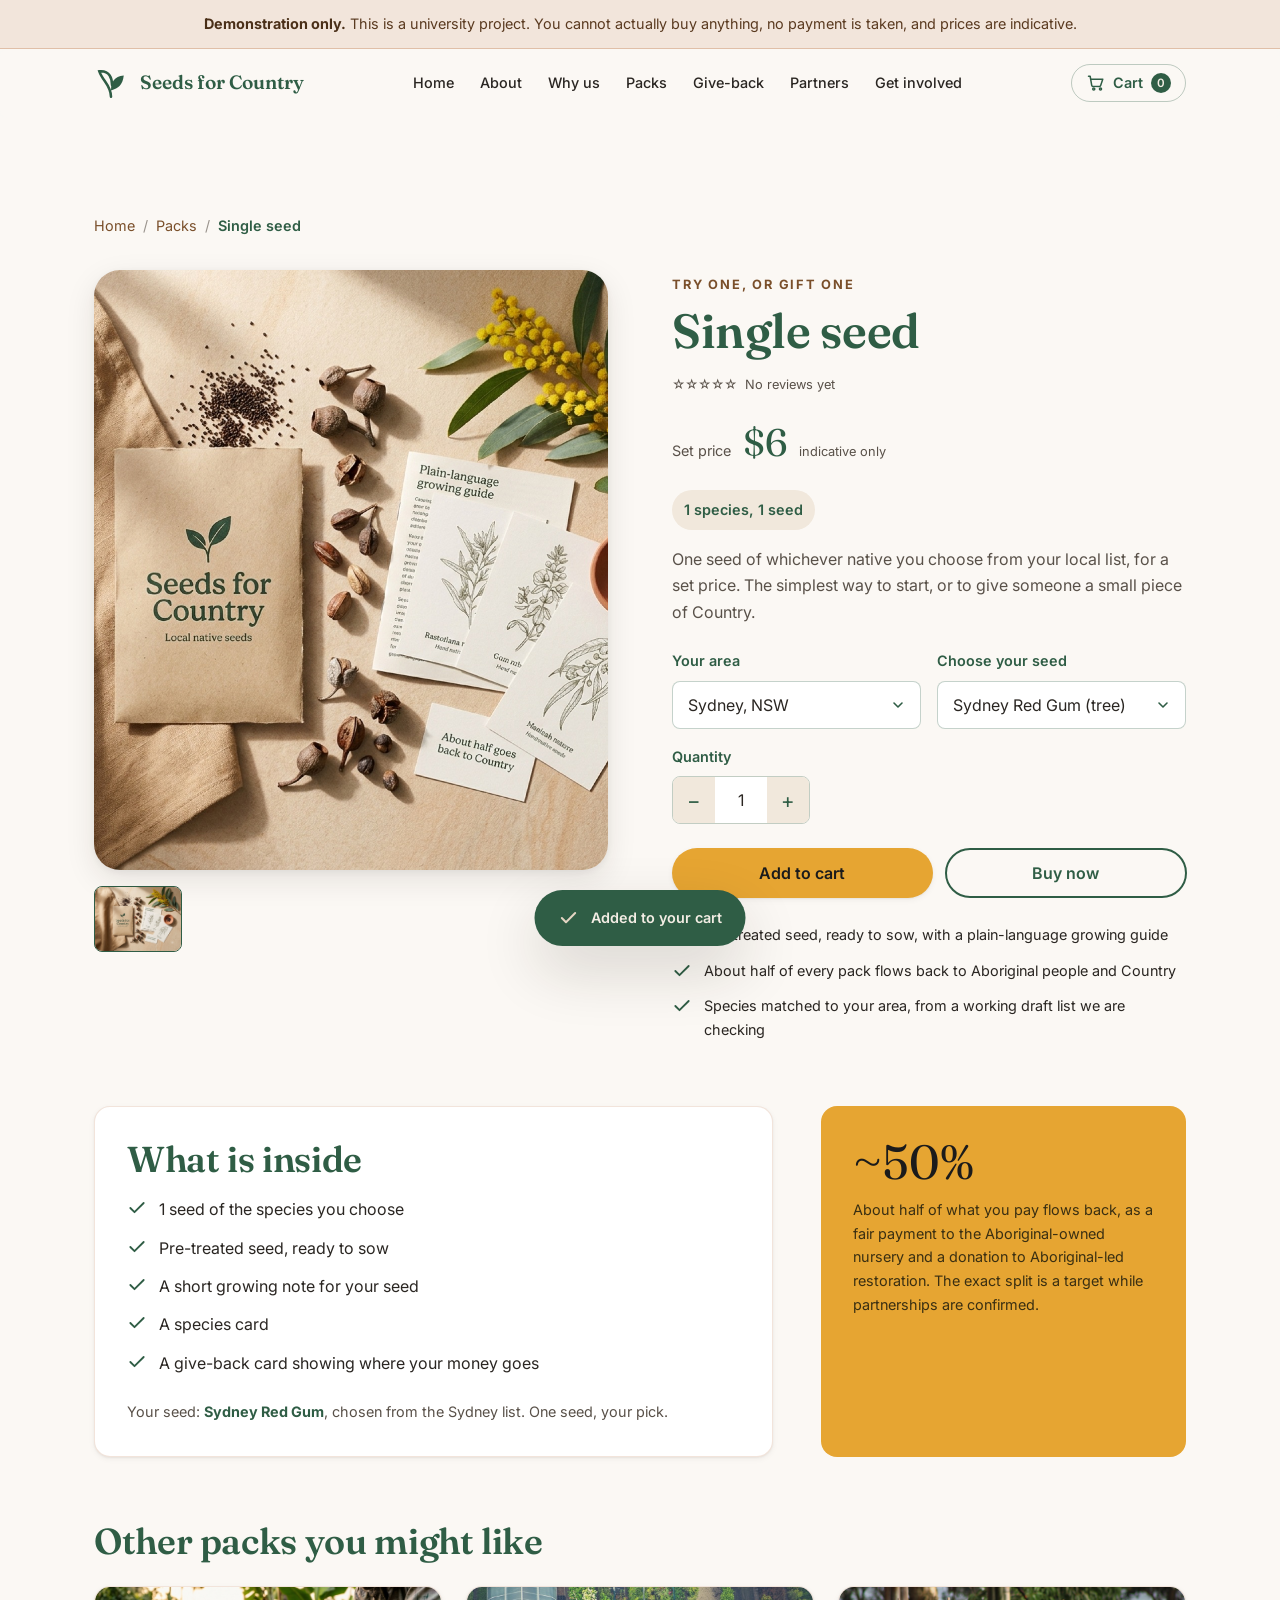
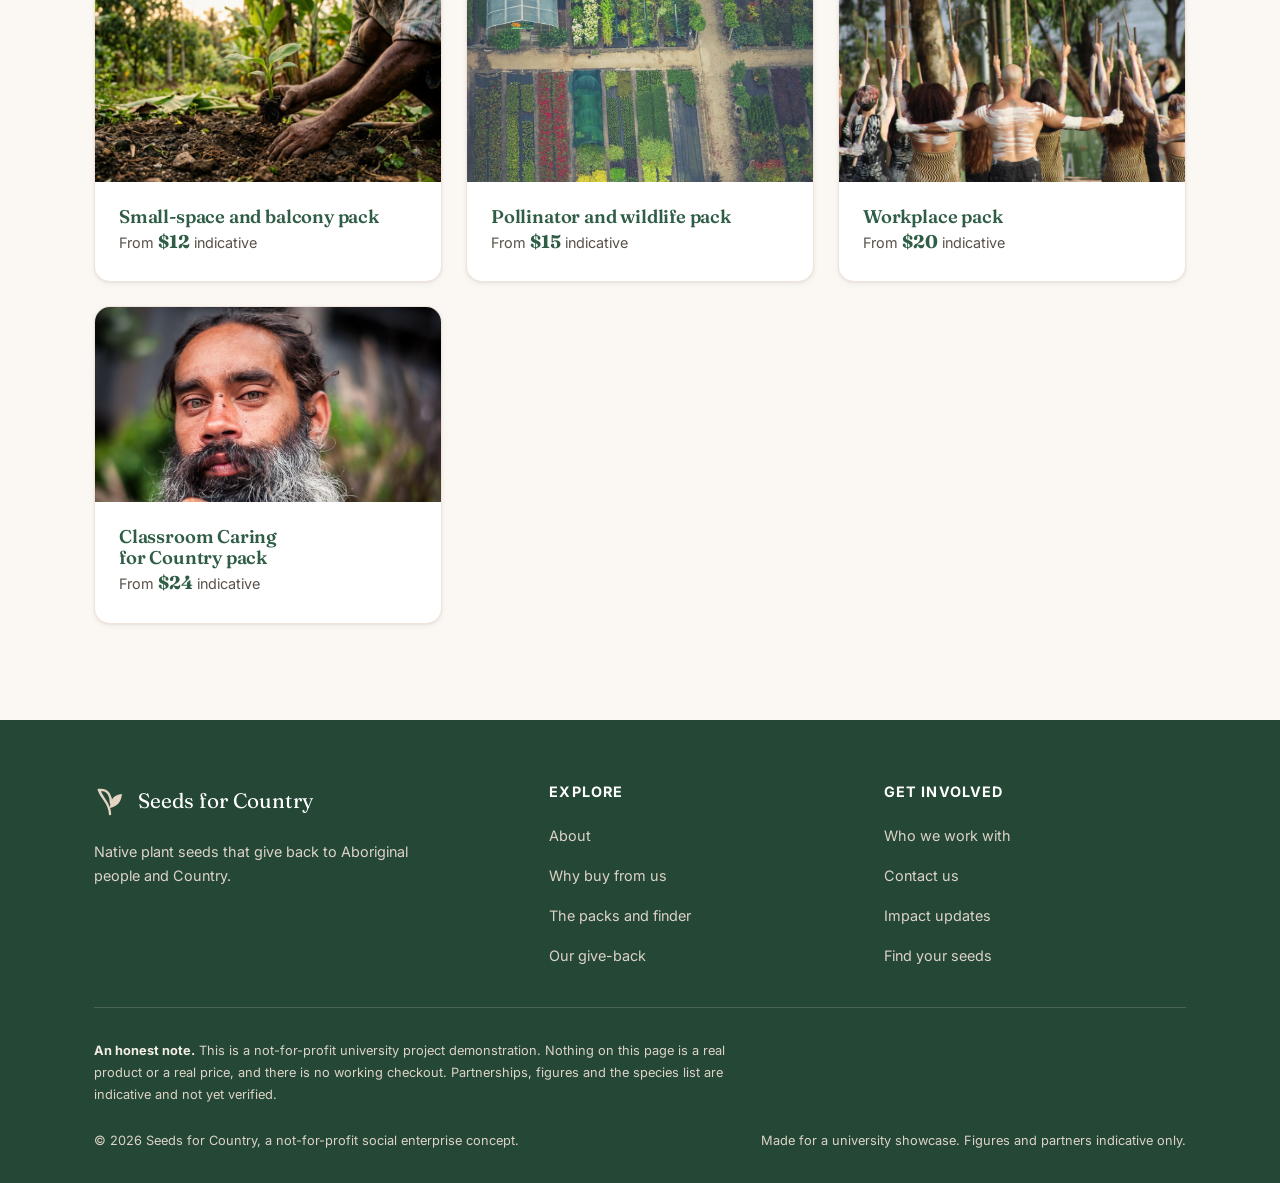
<file: product.html>
<!DOCTYPE html>
<html lang="en-AU">
<head>
  <meta charset="UTF-8" />
  <meta name="viewport" content="width=device-width, initial-scale=1.0" />
  <title>Pack details, Seeds for Country</title>
  <meta name="description" content="Pack details for Seeds for Country. A demonstration product page, not a real shop." />

  <link rel="preconnect" href="https://fonts.googleapis.com" />
  <link rel="preconnect" href="https://fonts.gstatic.com" crossorigin />
  <link href="https://fonts.googleapis.com/css2?family=Fraunces:opsz,wght@9..144,400;9..144,500;9..144,600;9..144,700&family=Inter:wght@400;500;600;700&display=swap" rel="stylesheet" />

  <link rel="stylesheet" href="css/styles.css" />
  <link rel="icon" href="data:image/svg+xml,%3Csvg xmlns='http://www.w3.org/2000/svg' viewBox='0 0 32 32'%3E%3Cpath d='M16 28C16 18 8 14 5 6c9-1 11 6 11 12' fill='none' stroke='%232F5D45' stroke-width='2.4' stroke-linecap='round'/%3E%3Cpath d='M16 22c0-7 3-12 11-13-1 8-5 11-11 13Z' fill='%232F5D45'/%3E%3C/svg%3E" />
</head>
<body>
  <a class="skip-link" href="#main">Skip to content</a>

  <!-- Always-clear demo note -->
  <div class="demo-banner">
    <strong>Demonstration only.</strong> This is a university project. You cannot actually buy anything, no payment is taken, and prices are indicative.
  </div>

  <!-- ============================ HEADER / NAV ============================ -->
  <header class="site-header" id="top">
    <div class="container nav">
      <a class="brand" href="index.html" aria-label="Seeds for Country, home">
        <svg class="brand-mark" viewBox="0 0 32 32" aria-hidden="true">
          <path d="M16 29C16 18 8 14 5 5c10-1 12 7 12 13" fill="none" stroke="#2F5D45" stroke-width="2.4" stroke-linecap="round"/>
          <path d="M16 23c0-8 3-13 12-14-1 9-5 12-12 14Z" fill="#2F5D45"/>
        </svg>
        Seeds for Country
      </a>

      <nav class="nav-links" aria-label="Primary">
        <a href="index.html#home">Home</a>
        <a href="index.html#about">About</a>
        <a href="index.html#why">Why us</a>
        <a href="index.html#finder">Packs</a>
        <a href="index.html#giveback">Give-back</a>
        <a href="index.html#partners">Partners</a>
        <a href="index.html#get-involved">Get involved</a>
      </nav>

      <button class="cart-btn nav-cta" type="button" id="cart-btn" aria-label="Your cart">
        <svg viewBox="0 0 24 24" width="18" height="18" fill="none" stroke="currentColor" stroke-width="2" aria-hidden="true"><circle cx="9" cy="20" r="1.4"/><circle cx="18" cy="20" r="1.4"/><path d="M2 3h2.2l2.1 12.2a1.6 1.6 0 0 0 1.6 1.3h8.7a1.6 1.6 0 0 0 1.6-1.2L21 7H6" stroke-linecap="round" stroke-linejoin="round"/></svg>
        Cart <span class="cart-count" id="cart-count">0</span>
      </button>

      <button class="nav-toggle" type="button" aria-expanded="false" aria-controls="mobile-nav" aria-label="Open menu">
        <span></span><span></span><span></span>
      </button>
    </div>

    <div class="mobile-nav" id="mobile-nav">
      <a href="index.html#home">Home</a>
      <a href="index.html#about">About</a>
      <a href="index.html#why">Why buy from us</a>
      <a href="index.html#finder">The packs and finder</a>
      <a href="index.html#giveback">Our give-back</a>
      <a href="index.html#partners">Who we work with</a>
      <a href="index.html#get-involved">Get involved</a>
      <a class="btn btn--outline" href="index.html">Back to home</a>
    </div>
  </header>

  <main id="main" class="section">
    <div class="container">
      <!-- Breadcrumb -->
      <nav class="breadcrumb" aria-label="Breadcrumb">
        <a href="index.html">Home</a>
        <span class="sep" aria-hidden="true">/</span>
        <a href="index.html#finder">Packs</a>
        <span class="sep" aria-hidden="true">/</span>
        <span aria-current="page" id="bc-name">Pack</span>
      </nav>

      <!-- Product -->
      <div class="product-grid">
        <!-- Media -->
        <div class="product-media">
          <!-- TEAM: drop a real photo named sfc-product-pack.jpg in assets/images/ (e.g. from Pexels or Pixabay), suggested subject = a styled flat-lay of the seed pack, native seed and a growing guide. Until it exists, the placeholder shows automatically. -->
          <span class="img-wrap">
            <img id="product-img" loading="eager" fetchpriority="high" decoding="async" src="assets/images/sfc-product-pack.jpg" onerror="this.onerror=null;this.src='assets/images/sfc-placeholder-about.svg'" alt="A Seeds for Country seed pack with native seeds, gum nuts, wattle and growing guide cards" width="800" height="600" />
            <span class="img-tag">Placeholder image</span>
          </span>
          <div class="thumbs" id="thumbs" role="group" aria-label="More views"></div>
        </div>

        <!-- Info -->
        <div class="product-info">
          <span class="eyebrow" id="product-tagline">Seeds for Country</span>
          <h1 id="product-name">Pack</h1>

          <div class="stars" aria-label="Not yet rated, no reviews">
            <span aria-hidden="true">&#9734;&#9734;&#9734;&#9734;&#9734;</span>
            <span>No reviews yet</span>
          </div>

          <div class="product-price">
            <span class="from" id="price-from">From</span>
            <span class="amt" id="product-price">$0</span>
            <span class="indic" id="price-indic">indicative only</span>
          </div>

          <p class="product-contents" id="product-contents"></p>

          <p class="product-blurb" id="product-blurb"></p>

          <div class="buy-row">
            <div class="buy-area">
              <div class="field">
                <label for="area-select">Your area</label>
                <select id="area-select"></select>
              </div>
            </div>
            <div class="buy-area" id="single-choose" hidden>
              <div class="field">
                <label for="seed-select">Choose your seed</label>
                <select id="seed-select"></select>
              </div>
            </div>
            <div class="qty">
              <span id="qty-label">Quantity</span>
              <div class="qty-control" role="group" aria-labelledby="qty-label">
                <button type="button" id="qty-minus" aria-label="Decrease quantity">&minus;</button>
                <input type="number" id="qty-input" value="1" min="1" max="99" inputmode="numeric" aria-label="Quantity" />
                <button type="button" id="qty-plus" aria-label="Increase quantity">+</button>
              </div>
            </div>
          </div>

          <div class="product-actions">
            <button class="btn btn--primary" type="button" id="add-cart">Add to cart</button>
            <button class="btn btn--outline" type="button" id="buy-now">Buy now</button>
          </div>

          <ul class="product-trust">
            <li><svg class="tick" viewBox="0 0 24 24" fill="none" stroke="currentColor" stroke-width="2.2" aria-hidden="true"><path d="M20 6L9 17l-5-5" stroke-linecap="round" stroke-linejoin="round"/></svg><span>Pre-treated seed, ready to sow, with a plain-language growing guide</span></li>
            <li><svg class="tick" viewBox="0 0 24 24" fill="none" stroke="currentColor" stroke-width="2.2" aria-hidden="true"><path d="M20 6L9 17l-5-5" stroke-linecap="round" stroke-linejoin="round"/></svg><span>About half of every pack flows back to Aboriginal people and Country</span></li>
            <li><svg class="tick" viewBox="0 0 24 24" fill="none" stroke="currentColor" stroke-width="2.2" aria-hidden="true"><path d="M20 6L9 17l-5-5" stroke-linecap="round" stroke-linejoin="round"/></svg><span>Species matched to your area, from a working draft list we are checking</span></li>
          </ul>
        </div>
      </div>

      <!-- Detail + give-back -->
      <div class="product-detail-grid">
        <div class="detail-card">
          <h2>What is inside</h2>
          <ul class="pack-includes" id="product-includes"></ul>
          <p class="picks" id="product-picks"></p>
        </div>
        <div class="giveback-mini">
          <div class="pct">~50%</div>
          <p>About half of what you pay flows back, as a fair payment to the Aboriginal-owned nursery and a donation to Aboriginal-led restoration. The exact split is a target while partnerships are confirmed.</p>
        </div>
      </div>

      <!-- Related packs -->
      <section class="related" aria-labelledby="related-head">
        <h2 id="related-head">Other packs you might like</h2>
        <div class="related-grid" id="related"></div>
      </section>
    </div>
  </main>

  <!-- ============================== FOOTER ============================== -->
  <footer class="site-footer">
    <div class="container">
      <div class="footer-top">
        <div>
          <span class="footer-brand">
            <svg class="brand-mark" viewBox="0 0 32 32" aria-hidden="true">
              <path d="M16 29C16 18 8 14 5 5c10-1 12 7 12 13" fill="none" stroke="#E4D5C3" stroke-width="2.4" stroke-linecap="round"/>
              <path d="M16 23c0-8 3-13 12-14-1 9-5 12-12 14Z" fill="#E4D5C3"/>
            </svg>
            Seeds for Country
          </span>
          <p class="footer-tagline">Native plant seeds that give back to Aboriginal people and Country.</p>
        </div>
        <nav class="footer-col" aria-label="Explore">
          <h3>Explore</h3>
          <a href="index.html#about">About</a>
          <a href="index.html#why">Why buy from us</a>
          <a href="index.html#finder">The packs and finder</a>
          <a href="index.html#giveback">Our give-back</a>
        </nav>
        <nav class="footer-col" aria-label="Get involved">
          <h3>Get involved</h3>
          <a href="index.html#partners">Who we work with</a>
          <a href="index.html#get-involved">Contact us</a>
          <a href="index.html#get-involved">Impact updates</a>
          <a href="index.html#finder">Find your seeds</a>
        </nav>
      </div>

      <p class="footer-disclaimer">
        <strong>An honest note.</strong> This is a not-for-profit university project demonstration. Nothing on this page is a real product or a real price, and there is no working checkout. Partnerships, figures and the species list are indicative and not yet verified.
      </p>

      <div class="footer-base">
        <span>&copy; 2026 Seeds for Country, a not-for-profit social enterprise concept.</span>
        <span>Made for a university showcase. Figures and partners indicative only.</span>
      </div>
    </div>
  </footer>

  <!-- Toast -->
  <div class="toast" id="toast" role="status" aria-live="polite">
    <svg class="tick" viewBox="0 0 24 24" fill="none" stroke="currentColor" stroke-width="2.4" aria-hidden="true"><path d="M20 6L9 17l-5-5" stroke-linecap="round" stroke-linejoin="round"/></svg>
    <span id="toast-text">Added to your cart</span>
  </div>

  <script src="data/regions.js"></script>
  <script src="js/product.js"></script>
  <script src="js/main.js"></script>
</body>
</html>
</file>
<file: css/styles.css>
/* ==========================================================================
   Seeds for Country, styles.css
   Mobile-first. Plain CSS, no build step.

   Brand lock (do not introduce a fifth colour):
     Eucalypt green #2F5D45, primary surfaces and headings
     Warm sand     #E4D5C3, soft backgrounds
     Clay          #C2855B, secondary blocks and cards
     Wattle honey  #E6A532, accent, ONLY for buttons and the give-back highlight

   Fonts:
     Fraunces, headings ONLY
     Inter   , body, subheadings, buttons, everything else

   Neutrals (white, off-white, near-black ink) are used for page background and
   text only. They are not a fifth brand colour.
   ========================================================================== */

/* ----- Design tokens ----------------------------------------------------- */
:root {
  /* Brand palette */
  --c-green: #2F5D45;
  --c-sand: #E4D5C3;
  --c-clay: #C2855B;
  --c-honey: #E6A532;

  /* Working shades and tints of the brand colours (not new colours) */
  --c-green-deep: #244736;
  --c-green-soft: #3c7257;
  --c-sand-light: #F1E8DC;
  --c-clay-deep: #7a4f2a;

  /* Neutrals for surfaces and text */
  --c-paper: #FBF8F4;     /* page background, a warm off-white */
  --c-white: #ffffff;
  --c-ink: #2A2622;       /* body text on light surfaces, AA on sand and clay */
  --c-ink-soft: #595149;  /* muted text */
  --c-on-dark: #F3EDE4;   /* text on green surfaces */
  --c-on-dark-soft: #DDD3C6; /* muted text on green surfaces (AA on green and green-deep) */
  --c-on-honey: #1B1B1B;  /* near-black label on honey buttons, AA tested */

  /* Type families */
  --font-head: "Fraunces", Georgia, "Times New Roman", serif;
  --font-body: "Inter", system-ui, -apple-system, "Segoe UI", Roboto, sans-serif;

  /* Type scale (mobile first; bumped up at wider widths below) */
  --fs-900: clamp(2.4rem, 6.2vw, 4.2rem);
  --fs-800: clamp(2rem, 4.6vw, 3rem);
  --fs-700: clamp(1.6rem, 3.4vw, 2.25rem);
  --fs-600: clamp(1.3rem, 2.4vw, 1.6rem);
  --fs-500: 1.15rem;
  --fs-400: 1rem;
  --fs-300: 0.9rem;
  --fs-200: 0.8rem;

  /* Spacing scale */
  --sp-1: 0.25rem;
  --sp-2: 0.5rem;
  --sp-3: 0.75rem;
  --sp-4: 1rem;
  --sp-5: 1.5rem;
  --sp-6: 2rem;
  --sp-7: 3rem;
  --sp-8: 4rem;
  --sp-9: 6rem;

  /* Shared tokens */
  --radius-sm: 8px;
  --radius: 16px;
  --radius-lg: 26px;
  --radius-pill: 999px;
  --shadow-sm: 0 1px 2px rgba(36, 28, 18, 0.06), 0 2px 6px rgba(36, 28, 18, 0.05);
  --shadow: 0 10px 30px rgba(36, 28, 18, 0.10), 0 2px 8px rgba(36, 28, 18, 0.06);
  --shadow-lg: 0 24px 60px rgba(36, 28, 18, 0.16);
  --transition: 220ms cubic-bezier(0.4, 0, 0.2, 1);
  --transition-slow: 520ms cubic-bezier(0.22, 1, 0.36, 1);
  --maxw: 1140px;
  --maxw-narrow: 760px;
  --nav-h: 68px;
}

/* ----- Reset and base ---------------------------------------------------- */
*,
*::before,
*::after { box-sizing: border-box; }

* { margin: 0; }

html {
  scroll-behavior: smooth;
  /* Offset anchored sections so the sticky nav never covers the heading */
  scroll-padding-top: calc(var(--nav-h) + var(--sp-4));
  -webkit-text-size-adjust: 100%;
}

body {
  font-family: var(--font-body);
  font-size: var(--fs-400);
  line-height: 1.65;
  color: var(--c-ink);
  background: var(--c-paper);
  -webkit-font-smoothing: antialiased;
  text-rendering: optimizeLegibility;
  overflow-x: hidden;
}

img,
svg,
picture { max-width: 100%; display: block; }

a { color: inherit; }

h1, h2, h3, h4 {
  font-family: var(--font-head);
  font-weight: 600;
  line-height: 1.15;
  color: var(--c-green);
  letter-spacing: -0.01em;
  font-optical-sizing: auto;
  text-wrap: balance; /* tidy, even heading line breaks */
}

p { color: var(--c-ink); text-wrap: pretty; } /* avoid orphan single words */

ul { padding: 0; list-style: none; }

button { font-family: inherit; }

/* ----- Accessibility: focus + skip link ---------------------------------- */
:focus-visible {
  outline: 3px solid var(--c-green);
  outline-offset: 3px;
  border-radius: 4px;
}
/* On dark surfaces, use a light focus ring so it stays visible */
.section--green :focus-visible,
.site-footer :focus-visible,
.hero-cta :focus-visible { outline-color: #ffffff; }

.skip-link {
  position: absolute;
  left: var(--sp-4);
  top: -100px;
  z-index: 200;
  background: var(--c-green);
  color: var(--c-on-dark);
  padding: var(--sp-3) var(--sp-5);
  border-radius: var(--radius-sm);
  font-weight: 600;
  text-decoration: none;
  transition: top var(--transition);
}
.skip-link:focus { top: var(--sp-3); }

.sr-only {
  position: absolute;
  width: 1px; height: 1px;
  padding: 0; margin: -1px;
  overflow: hidden; clip: rect(0 0 0 0);
  white-space: nowrap; border: 0;
}

/* ----- Layout helpers ---------------------------------------------------- */
.container {
  width: 100%;
  max-width: var(--maxw);
  margin-inline: auto;
  padding-inline: var(--sp-5);
}

.section {
  padding-block: var(--sp-8);
}
@media (min-width: 760px) {
  .section { padding-block: var(--sp-9); }
}

.section--sand { background: var(--c-sand); }
.section--sand-light { background: var(--c-sand-light); }
.section--green {
  background: var(--c-green);
  color: var(--c-on-dark);
}
.section--green h1,
.section--green h2,
.section--green h3 { color: var(--c-white); }
.section--green p { color: var(--c-on-dark); }

.section-head {
  max-width: var(--maxw-narrow);
  margin-bottom: var(--sp-7);
}
.section-head.center {
  margin-inline: auto;
  text-align: center;
}
.eyebrow {
  font-family: var(--font-body);
  font-weight: 700;
  font-size: var(--fs-200);
  letter-spacing: 0.14em;
  text-transform: uppercase;
  color: var(--c-clay-deep);
  display: inline-block;
  margin-bottom: var(--sp-3);
}
.section--green .eyebrow { color: var(--c-sand); }
.section-head h2 { font-size: var(--fs-800); }
.section-head p {
  margin-top: var(--sp-4);
  font-size: var(--fs-500);
  color: var(--c-ink-soft);
  max-width: 60ch;
}
.section--green .section-head p { color: var(--c-on-dark-soft); }

/* ----- Buttons (the ONLY honey UI besides the give-back highlight) -------- */
.btn {
  display: inline-flex;
  align-items: center;
  justify-content: center;
  gap: var(--sp-2);
  font-weight: 600;
  font-size: var(--fs-400);
  line-height: 1;
  padding: 0.95rem 1.6rem;
  border-radius: var(--radius-pill);
  border: 2px solid transparent;
  cursor: pointer;
  text-decoration: none;
  transition: transform var(--transition), box-shadow var(--transition),
    background-color var(--transition), border-color var(--transition);
  will-change: transform;
}
.btn:hover { transform: translateY(-2px); }
.btn:active { transform: translateY(0); }

/* Primary = honey with near-black label (AA contrast tested) */
.btn--primary {
  background: var(--c-honey);
  color: var(--c-on-honey);
  box-shadow: var(--shadow-sm);
}
.btn--primary:hover {
  background: #f0b347;
  box-shadow: var(--shadow);
}

/* Secondary = outline on light surfaces */
.btn--outline {
  background: transparent;
  color: var(--c-green);
  border-color: var(--c-green);
}
.btn--outline:hover { background: var(--c-green); color: var(--c-on-dark); }

/* Ghost on dark surfaces */
.btn--ghost {
  background: transparent;
  color: var(--c-on-dark);
  border-color: rgba(243, 237, 228, 0.5);
}
.btn--ghost:hover { background: rgba(243, 237, 228, 0.12); border-color: var(--c-on-dark); }

.btn--small { padding: 0.6rem 1.05rem; font-size: var(--fs-300); }

/* ----- Site header / nav ------------------------------------------------- */
.site-header {
  position: sticky;
  top: 0;
  z-index: 100;
  background: rgba(251, 248, 244, 0.82);
  backdrop-filter: saturate(140%) blur(10px);
  -webkit-backdrop-filter: saturate(140%) blur(10px);
  border-bottom: 1px solid transparent;
  transition: background var(--transition), box-shadow var(--transition),
    border-color var(--transition);
}
.site-header.is-scrolled {
  background: rgba(251, 248, 244, 0.95);
  box-shadow: var(--shadow-sm);
  border-bottom-color: rgba(194, 133, 91, 0.25);
}
.nav {
  height: var(--nav-h);
  display: flex;
  align-items: center;
  justify-content: space-between;
  gap: var(--sp-5);
}
.brand {
  display: inline-flex;
  align-items: center;
  gap: var(--sp-3);
  text-decoration: none;
  font-family: var(--font-head);
  font-weight: 600;
  font-size: 1.2rem;
  color: var(--c-green);
  white-space: nowrap;
}
.brand-mark {
  width: 34px; height: 34px;
  flex: 0 0 auto;
}
.nav-links {
  display: none;
  align-items: center;
  gap: 2px;
}
.nav-links a {
  text-decoration: none;
  color: var(--c-ink);
  font-size: var(--fs-300);
  font-weight: 500;
  white-space: nowrap;
  padding: var(--sp-2) var(--sp-3);
  border-radius: var(--radius-pill);
  transition: color var(--transition), background var(--transition);
  position: relative;
}
.nav-links a:hover { color: var(--c-green); background: rgba(194, 133, 91, 0.12); }
.nav-links a.is-active { color: var(--c-green); }
.nav-links a.is-active::after {
  content: "";
  position: absolute;
  left: 50%; bottom: 2px;
  transform: translateX(-50%);
  width: 18px; height: 3px;
  border-radius: var(--radius-pill);
  background: var(--c-green);
}
.nav-cta { display: none; }

.nav-toggle {
  display: inline-flex;
  flex-direction: column;
  justify-content: center;
  gap: 5px;
  width: 44px; height: 44px;
  padding: 0 9px;
  background: transparent;
  border: 1px solid rgba(47, 93, 69, 0.25);
  border-radius: var(--radius-sm);
  cursor: pointer;
}
.nav-toggle span {
  display: block;
  height: 2px;
  width: 100%;
  background: var(--c-green);
  border-radius: 2px;
  transition: transform var(--transition), opacity var(--transition);
}
.nav-toggle[aria-expanded="true"] span:nth-child(1) { transform: translateY(7px) rotate(45deg); }
.nav-toggle[aria-expanded="true"] span:nth-child(2) { opacity: 0; }
.nav-toggle[aria-expanded="true"] span:nth-child(3) { transform: translateY(-7px) rotate(-45deg); }

/* Mobile dropdown panel */
.mobile-nav {
  display: none;
  border-top: 1px solid rgba(194, 133, 91, 0.25);
  background: var(--c-paper);
  padding: var(--sp-4) var(--sp-5) var(--sp-6);
}
.mobile-nav.is-open { display: block; }
.mobile-nav a {
  display: block;
  text-decoration: none;
  color: var(--c-ink);
  font-weight: 500;
  padding: var(--sp-4) var(--sp-2);
  border-bottom: 1px solid rgba(194, 133, 91, 0.18);
}
.mobile-nav a:last-of-type { border-bottom: none; }
.mobile-nav .btn { margin-top: var(--sp-4); width: 100%; }

@media (min-width: 920px) {
  .nav-links { display: flex; }
  .nav-cta { display: inline-flex; }
  .nav-toggle { display: none; }
  .mobile-nav { display: none !important; }
}

/* ----- Hero -------------------------------------------------------------- */
.hero {
  position: relative;
  padding-block: var(--sp-8) var(--sp-8);
  overflow: hidden;
}
.hero::before {
  /* soft warm wash behind the hero, made only from brand tints */
  content: "";
  position: absolute;
  inset: 0;
  background:
    radial-gradient(1200px 520px at 78% -8%, rgba(194, 133, 91, 0.18), transparent 60%),
    radial-gradient(900px 500px at -5% 20%, rgba(47, 93, 69, 0.10), transparent 55%);
  z-index: -1;
}
.hero-grid {
  display: grid;
  gap: var(--sp-7);
  align-items: center;
}
@media (min-width: 880px) {
  .hero-grid { grid-template-columns: 1.05fr 0.95fr; gap: var(--sp-8); }
}
.hero-pill {
  display: inline-flex;
  align-items: center;
  gap: var(--sp-2);
  background: var(--c-white);
  border: 1px solid rgba(194, 133, 91, 0.3);
  color: var(--c-ink-soft);
  font-size: var(--fs-200);
  font-weight: 600;
  letter-spacing: 0.04em;
  padding: 0.4rem 0.85rem;
  border-radius: var(--radius-pill);
  box-shadow: var(--shadow-sm);
  margin-bottom: var(--sp-5);
}
.hero-pill .dot {
  width: 8px; height: 8px; border-radius: 50%;
  background: var(--c-green);
}
.hero h1 {
  font-size: var(--fs-900);
  max-width: 16ch;
}
.hero .lede {
  margin-top: var(--sp-5);
  font-size: var(--fs-500);
  color: var(--c-ink-soft);
  max-width: 46ch;
}
.hero-cta {
  margin-top: var(--sp-6);
  display: flex;
  flex-wrap: wrap;
  gap: var(--sp-4);
}
.hero-trust {
  margin-top: var(--sp-6);
  display: flex;
  flex-wrap: wrap;
  gap: var(--sp-3) var(--sp-5);
  font-size: var(--fs-300);
  color: var(--c-ink-soft);
}
.hero-trust span {
  display: inline-flex;
  align-items: center;
  gap: var(--sp-2);
}
.hero-trust .tick {
  width: 18px; height: 18px;
  flex: 0 0 auto;
  color: var(--c-green);
}
.hero-media {
  position: relative;
}
.hero-media img {
  width: 100%;
  height: 100%;
  max-height: 520px;
  object-fit: cover;
  border-radius: var(--radius-lg);
  box-shadow: var(--shadow-lg);
}
.hero-badge {
  position: absolute;
  left: -8px;
  bottom: -16px;
  background: var(--c-white);
  border-radius: var(--radius);
  padding: var(--sp-4) var(--sp-5);
  box-shadow: var(--shadow);
  max-width: 230px;
}
.hero-badge .big {
  font-family: var(--font-head);
  font-size: 1.9rem;
  color: var(--c-green);
  line-height: 1;
}
.hero-badge .small {
  font-size: var(--fs-200);
  color: var(--c-ink-soft);
  margin-top: 4px;
}

/* ----- How it works ------------------------------------------------------ */
.steps {
  display: grid;
  gap: var(--sp-5);
  counter-reset: step;
}
@media (min-width: 720px) { .steps { grid-template-columns: repeat(3, 1fr); } }
.step {
  background: var(--c-white);
  border-radius: var(--radius);
  padding: var(--sp-6);
  box-shadow: var(--shadow-sm);
  border: 1px solid rgba(194, 133, 91, 0.16);
  position: relative;
}
.step-num {
  width: 42px; height: 42px;
  display: grid; place-items: center;
  border-radius: 50%;
  background: var(--c-green);
  color: var(--c-on-dark);
  font-family: var(--font-head);
  font-size: 1.2rem;
  margin-bottom: var(--sp-4);
}
.step h3 { font-size: var(--fs-600); margin-bottom: var(--sp-2); }
.step p { color: var(--c-ink-soft); font-size: var(--fs-300); }

/* ----- Feature row ------------------------------------------------------- */
.features {
  display: grid;
  gap: var(--sp-5);
  margin-top: var(--sp-7);
}
@media (min-width: 560px) { .features { grid-template-columns: repeat(2, 1fr); } }
@media (min-width: 980px) { .features { grid-template-columns: repeat(4, 1fr); } }
.feature {
  padding: var(--sp-5);
  border-radius: var(--radius);
  background: var(--c-sand-light);
  border: 1px solid rgba(194, 133, 91, 0.18);
}
.feature .ficon {
  width: 40px; height: 40px;
  color: var(--c-green);
  margin-bottom: var(--sp-3);
}
.feature h3 { font-size: var(--fs-500); margin-bottom: var(--sp-2); font-family: var(--font-body); font-weight: 700; color: var(--c-green); }
.feature p { font-size: var(--fs-300); color: var(--c-ink-soft); }

/* ----- Closing call to action (home area) -------------------------------- */
.home-cta {
  margin-top: var(--sp-8);
  text-align: center;
  background: var(--c-green);
  color: var(--c-on-dark);
  border-radius: var(--radius-lg);
  padding: var(--sp-7) var(--sp-5);
  box-shadow: var(--shadow);
}
.home-cta h2 { color: var(--c-white); font-size: var(--fs-700); margin-bottom: var(--sp-3); }
.home-cta p { color: var(--c-on-dark); max-width: 50ch; margin: 0 auto var(--sp-5); }
.home-cta :focus-visible { outline-color: #ffffff; }

/* ----- Generic content blocks ------------------------------------------- */
.split {
  display: grid;
  gap: var(--sp-7);
  align-items: center;
}
@media (min-width: 860px) { .split { grid-template-columns: 1fr 1fr; gap: var(--sp-8); } }
/* Give the text a little more room than the image so paragraphs sit evenly */
@media (min-width: 860px) { .split.about-split { grid-template-columns: 0.88fr 1.12fr; } }
.split.reverse .split-media { order: -1; }
@media (min-width: 860px) { .split.reverse .split-media { order: 1; } }
.split-media img {
  width: 100%;
  border-radius: var(--radius-lg);
  box-shadow: var(--shadow);
  object-fit: cover;
  aspect-ratio: 4 / 3;
}
.about-split .split-media img { aspect-ratio: 5 / 6; max-height: 460px; }
.prose p + p { margin-top: var(--sp-4); }
.prose p { text-wrap: pretty; }
.prose h3 { margin-top: var(--sp-5); margin-bottom: var(--sp-2); font-size: var(--fs-600); }

/* ----- Image placeholder overlay tag ------------------------------------- */
.img-wrap { position: relative; display: block; }
.img-tag {
  position: absolute;
  top: 12px;
  left: 12px;
  z-index: 2;
  display: inline-flex;
  align-items: center;
  gap: 7px;
  background: rgba(27, 27, 27, 0.5);
  color: #FBF8F4;
  font-size: 0.72rem;
  font-weight: 600;
  letter-spacing: 0.02em;
  padding: 6px 11px;
  border-radius: var(--radius-pill);
  -webkit-backdrop-filter: blur(3px);
  backdrop-filter: blur(3px);
  pointer-events: none;
}
.img-tag::before {
  content: "";
  width: 6px;
  height: 6px;
  border-radius: 50%;
  background: var(--c-sand);
}

.lead-list { margin-top: var(--sp-5); display: grid; gap: var(--sp-3); }
.lead-list li {
  display: flex;
  gap: var(--sp-3);
  align-items: flex-start;
  font-size: var(--fs-400);
}
.lead-list .tick {
  width: 22px; height: 22px; flex: 0 0 auto; margin-top: 2px;
  color: var(--c-clay-deep);
}
.section--green .lead-list .tick { color: var(--c-sand); }

/* ----- Compare table (why buy from us) ----------------------------------- */
.compare {
  margin-top: var(--sp-6);
  display: grid;
  gap: var(--sp-5);
}
@media (min-width: 760px) { .compare { grid-template-columns: 1fr 1fr; } }
.compare-card {
  border-radius: var(--radius);
  padding: var(--sp-6);
  box-shadow: var(--shadow-sm);
}
.compare-card.ours {
  background: var(--c-green);
  color: var(--c-on-dark);
}
.compare-card.ours h3 { color: var(--c-white); }
.compare-card.theirs {
  background: var(--c-white);
  border: 1px solid rgba(194, 133, 91, 0.25);
}
.compare-card h3 { font-size: var(--fs-600); margin-bottom: var(--sp-4); font-family: var(--font-body); font-weight: 700; }
.compare-card ul { display: grid; gap: var(--sp-3); }
.compare-card li { display: flex; gap: var(--sp-3); font-size: var(--fs-300); }
.compare-card li .mk { flex: 0 0 auto; font-weight: 700; width: 1.2em; }
.compare-card.ours li .mk { color: var(--c-sand); }
.compare-card.theirs li .mk { color: var(--c-clay-deep); }
.compare-note {
  margin-top: var(--sp-5);
  font-size: var(--fs-300);
  color: var(--c-ink-soft);
  font-style: italic;
}

/* ----- Finder ------------------------------------------------------------ */
.finder {
  background: var(--c-white);
  border-radius: var(--radius-lg);
  box-shadow: var(--shadow);
  border: 1px solid rgba(194, 133, 91, 0.18);
  overflow: hidden;
}
.finder-controls {
  padding: var(--sp-6);
  background: var(--c-sand-light);
  border-bottom: 1px solid rgba(194, 133, 91, 0.2);
  display: grid;
  gap: var(--sp-5);
}
@media (min-width: 740px) {
  .finder-pickrow { display: grid; grid-template-columns: 1fr 1fr auto; gap: var(--sp-4); align-items: end; }
}
.field { display: grid; gap: var(--sp-2); }
.field label { font-weight: 600; font-size: var(--fs-300); color: var(--c-green); }
.field .hint { font-size: var(--fs-200); color: var(--c-ink-soft); font-weight: 400; }
.field select,
.field input[type="text"],
.field input[type="email"],
.field input[type="search"],
.field textarea,
.form-row select,
.form-row input[type="text"],
.form-row input[type="email"],
.form-row textarea {
  width: 100%;
  font-family: inherit;
  font-size: var(--fs-400);
  color: var(--c-ink);
  background: var(--c-white);
  border: 1.5px solid rgba(47, 93, 69, 0.28);
  border-radius: var(--radius-sm);
  padding: 0.8rem 0.95rem;
  transition: border-color var(--transition), box-shadow var(--transition);
}
.field select:focus,
.field input:focus,
.field textarea:focus,
.form-row select:focus,
.form-row input:focus,
.form-row textarea:focus {
  outline: none;
  border-color: var(--c-green);
  box-shadow: 0 0 0 3px rgba(47, 93, 69, 0.18);
}
.field select,
.form-row select { appearance: none; -webkit-appearance: none; cursor: pointer;
  background-image: url("data:image/svg+xml,%3Csvg xmlns='http://www.w3.org/2000/svg' width='16' height='16' viewBox='0 0 24 24' fill='none' stroke='%232F5D45' stroke-width='2.4' stroke-linecap='round' stroke-linejoin='round'%3E%3Cpolyline points='6 9 12 15 18 9'/%3E%3C/svg%3E");
  background-repeat: no-repeat;
  background-position: right 0.9rem center;
  padding-right: 2.4rem;
}

/* Region status note */
.region-status {
  display: none;
  align-items: center;
  gap: var(--sp-3);
  padding: var(--sp-4) var(--sp-5);
  border-radius: var(--radius-sm);
  font-size: var(--fs-300);
}
.region-status.show { display: flex; }
.region-status.is-draft { background: rgba(47, 93, 69, 0.10); color: var(--c-green); border: 1px solid rgba(47, 93, 69, 0.3); }
.region-status.is-coming { background: rgba(194, 133, 91, 0.16); color: #6a4326; border: 1px solid rgba(194, 133, 91, 0.4); }

/* Filters */
.finder-filters {
  display: none;
  gap: var(--sp-5);
  flex-wrap: wrap;
}
.finder-filters.show { display: flex; }
.filter-group { display: grid; gap: var(--sp-3); flex: 1 1 240px; }
.filter-group > .filter-label { font-weight: 600; font-size: var(--fs-200); text-transform: uppercase; letter-spacing: 0.08em; color: var(--c-ink-soft); }
.chips { display: flex; flex-wrap: wrap; gap: var(--sp-2); }
.chip {
  display: inline-flex;
  align-items: center;
  gap: var(--sp-2);
  border: 1.5px solid rgba(47, 93, 69, 0.3);
  background: var(--c-white);
  color: var(--c-green);
  border-radius: var(--radius-pill);
  padding: 0.45rem 0.9rem;
  font-size: var(--fs-300);
  font-weight: 600;
  cursor: pointer;
  transition: background var(--transition), color var(--transition), border-color var(--transition), transform var(--transition);
}
.chip:hover { transform: translateY(-1px); border-color: var(--c-green); }
.chip[aria-pressed="true"] {
  background: var(--c-green);
  color: var(--c-on-dark);
  border-color: var(--c-green);
}
.chip .count { font-weight: 500; opacity: 0.75; font-size: var(--fs-200); }

/* Results area */
.finder-results { padding: var(--sp-6); }
.results-meta {
  display: flex;
  flex-wrap: wrap;
  align-items: center;
  justify-content: space-between;
  gap: var(--sp-3);
  margin-bottom: var(--sp-5);
}
.results-count { font-weight: 600; color: var(--c-green); }
.results-empty {
  text-align: center;
  padding: var(--sp-7) var(--sp-4);
  color: var(--c-ink-soft);
}

/* Honest draft banner */
.draft-banner {
  display: flex;
  gap: var(--sp-3);
  align-items: flex-start;
  background: rgba(194, 133, 91, 0.14);
  border: 1px solid rgba(194, 133, 91, 0.4);
  border-radius: var(--radius-sm);
  padding: var(--sp-4) var(--sp-5);
  margin-bottom: var(--sp-5);
  font-size: var(--fs-300);
  color: #5a3a20;
}
.draft-banner .bicon { flex: 0 0 auto; width: 22px; height: 22px; color: var(--c-clay-deep); margin-top: 1px; }
.match-note {
  font-size: var(--fs-300);
  color: var(--c-ink-soft);
  margin-bottom: var(--sp-5);
  padding-left: var(--sp-4);
  border-left: 3px solid var(--c-sand);
}

/* Species grid + cards */
.species-grid {
  display: grid;
  gap: var(--sp-4);
  grid-template-columns: 1fr;
}
@media (min-width: 560px) { .species-grid { grid-template-columns: repeat(2, 1fr); } }
@media (min-width: 940px) { .species-grid { grid-template-columns: repeat(3, 1fr); } }

.species-card {
  position: relative;
  display: flex;
  flex-direction: column;
  gap: var(--sp-3);
  background: var(--c-white);
  border: 1px solid rgba(194, 133, 91, 0.22);
  border-radius: var(--radius);
  padding: var(--sp-5);
  box-shadow: var(--shadow-sm);
  transition: transform var(--transition), box-shadow var(--transition), border-color var(--transition);
}
.species-card:hover,
.species-card:focus-within {
  transform: translateY(-3px);
  box-shadow: var(--shadow);
  border-color: rgba(194, 133, 91, 0.5);
}
/* entrance animation when (re)added by a filter */
.species-card.is-entering { animation: cardIn var(--transition-slow) both; }
@keyframes cardIn {
  from { opacity: 0; transform: translateY(12px) scale(0.97); }
  to   { opacity: 1; transform: translateY(0) scale(1); }
}
.species-card.is-hidden { display: none; }

/* Transparent species cutout on a soft sand panel, bled to the card edges so
   the photo reads as a header. The panel tint keeps pale subjects (grasses)
   visible without leaving the four-colour palette. */
.species-media {
  margin: calc(var(--sp-5) * -1) calc(var(--sp-5) * -1) 0;
  height: 168px;
  display: flex;
  align-items: center;
  justify-content: center;
  background: var(--c-sand-light);
  border-bottom: 1px solid rgba(194, 133, 91, 0.18);
  border-radius: var(--radius) var(--radius) 0 0;
  overflow: hidden;
}
.species-photo {
  max-width: 84%;
  max-height: 84%;
  object-fit: contain;
  filter: drop-shadow(0 6px 11px rgba(42, 38, 34, 0.2));
  transition: transform var(--transition);
}
.species-card:hover .species-photo,
.species-card:focus-within .species-photo { transform: scale(1.04); }

.species-top { display: flex; align-items: center; justify-content: space-between; gap: var(--sp-2); }
.type-tag {
  font-size: var(--fs-200);
  font-weight: 700;
  letter-spacing: 0.06em;
  text-transform: uppercase;
  color: var(--c-clay-deep);
  background: rgba(194, 133, 91, 0.14);
  padding: 0.25rem 0.6rem;
  border-radius: var(--radius-pill);
}
.species-card h3 {
  font-size: var(--fs-600);
  font-family: var(--font-head);
  color: var(--c-green);
}
.species-card .botanical { font-style: italic; color: var(--c-ink-soft); font-size: var(--fs-300); margin-top: -2px; }
.species-card .botanical .syn { font-style: normal; font-size: var(--fs-200); color: var(--c-clay-deep); }
.species-card .desc { font-size: var(--fs-300); color: var(--c-ink); }
.species-meta { margin-top: auto; display: grid; gap: var(--sp-2); padding-top: var(--sp-2); }
.species-meta .row { display: flex; gap: var(--sp-2); font-size: var(--fs-200); }
.species-meta .row .k { font-weight: 700; color: var(--c-green); min-width: 5.4em; }
.species-meta .row .v { color: var(--c-ink-soft); }

.species-foot {
  display: flex;
  align-items: center;
  justify-content: space-between;
  gap: var(--sp-3);
  padding-top: var(--sp-3);
  border-top: 1px dashed rgba(194, 133, 91, 0.35);
}
.badge {
  display: inline-flex;
  align-items: center;
  gap: 6px;
  font-size: var(--fs-200);
  font-weight: 700;
  padding: 0.3rem 0.65rem;
  border-radius: var(--radius-pill);
}
.badge.draft { background: rgba(194, 133, 91, 0.18); color: #6a4326; }
.badge.verified { background: rgba(47, 93, 69, 0.14); color: var(--c-green); }
.badge .bdot { width: 7px; height: 7px; border-radius: 50%; background: currentColor; }
.plantnet-link {
  font-size: var(--fs-200);
  font-weight: 600;
  color: var(--c-green);
  text-decoration: underline;
  text-underline-offset: 3px;
}
.plantnet-link:hover { color: var(--c-clay-deep); }

/* ----- Packs ------------------------------------------------------------- */
.packs-reveal-btn-wrap { text-align: center; margin-top: var(--sp-7); }
.packs { display: none; }
.packs.show { display: block; }
/* Flex wrap (not a fixed grid) so the five tiers flow and the last row
   centres instead of leaving an awkward gap. */
.packs-grid {
  display: flex;
  flex-wrap: wrap;
  justify-content: center;
  gap: var(--sp-5);
  margin-top: var(--sp-6);
}
.pack-card {
  display: flex;
  flex-direction: column;
  flex: 1 1 270px;
  max-width: 340px;
  background: var(--c-white);
  border: 1px solid rgba(194, 133, 91, 0.22);
  border-radius: var(--radius);
  overflow: hidden;
  box-shadow: var(--shadow-sm);
  transition: transform var(--transition), box-shadow var(--transition);
}
.pack-card:hover { transform: translateY(-4px); box-shadow: var(--shadow); }
.pack-head {
  background: var(--c-clay);
  color: var(--c-ink);
  padding: var(--sp-5);
}
.pack-head .pack-name { font-family: var(--font-head); font-size: var(--fs-600); color: #2c1c10; }
.pack-head .pack-tag { font-size: var(--fs-200); color: #2c1c10; font-weight: 600; margin-top: 4px; }
.pack-body { padding: var(--sp-5); display: flex; flex-direction: column; gap: var(--sp-4); flex: 1; }
.pack-body .pack-blurb { font-size: var(--fs-300); color: var(--c-ink-soft); }
.pack-includes { display: grid; gap: var(--sp-2); }
.pack-includes li { display: flex; gap: var(--sp-2); font-size: var(--fs-300); }
.pack-includes .tick { width: 18px; height: 18px; flex: 0 0 auto; margin-top: 2px; color: var(--c-green); }
.pack-picks { font-size: var(--fs-200); color: var(--c-ink-soft); }
.pack-picks strong { color: var(--c-green); }
.pack-foot {
  margin-top: auto;
  display: flex;
  align-items: center;
  justify-content: space-between;
  flex-wrap: wrap;
  gap: var(--sp-3);
  padding-top: var(--sp-4);
  border-top: 1px solid rgba(194, 133, 91, 0.25);
}
.pack-price .from { font-size: var(--fs-200); color: var(--c-ink-soft); display: block; }
.pack-price .amt { font-family: var(--font-head); font-size: 1.6rem; color: var(--c-green); }
.pack-price .indic { font-size: var(--fs-200); color: var(--c-ink-soft); display: block; }
.pack-foot .btn { flex: 0 0 auto; }

/* ----- Give-back (honey highlight allowed here) -------------------------- */
.giveback-split { display: grid; gap: var(--sp-7); align-items: center; }
@media (min-width: 880px) { .giveback-split { grid-template-columns: 1.05fr 0.95fr; gap: var(--sp-8); } }
/* More breathing room under the give-back heading before its intro paragraph */
.giveback-split h2 + p { margin-top: var(--sp-5); }
.giveback-split .flows { margin-top: var(--sp-6); }

/* The give-back highlight, the one place besides buttons honey may surface */
.giveback-highlight {
  background: var(--c-honey);
  color: var(--c-on-honey);
  border-radius: var(--radius-lg);
  padding: var(--sp-6);
  box-shadow: var(--shadow);
}
.giveback-highlight .pct { font-family: var(--font-head); font-size: clamp(3rem, 9vw, 4.6rem); line-height: 1; color: #1B1B1B; }
.giveback-highlight .pct-label { font-weight: 700; margin-top: var(--sp-2); }
.giveback-highlight .pct-sub { font-size: var(--fs-300); color: #3a2f12; margin-top: var(--sp-2); }

.flows { display: grid; gap: var(--sp-4); margin-top: var(--sp-5); }
.flow-card {
  background: rgba(255, 255, 255, 0.5);
  border-radius: var(--radius-sm);
  padding: var(--sp-4);
  border: 1px solid rgba(27, 27, 27, 0.15);
}
.flow-card h3 { font-family: var(--font-body); font-weight: 700; color: #2c1c10; font-size: var(--fs-400); margin-bottom: 4px; }
.flow-card p { font-size: var(--fs-300); color: #3a2f12; }

/* Impact loop (CSS only, no cultural motifs) */
.impact-loop {
  display: grid;
  gap: var(--sp-4);
  margin-top: var(--sp-6);
}
@media (min-width: 620px) { .impact-loop { grid-template-columns: repeat(4, 1fr); position: relative; } }
.loop-node {
  background: var(--c-white);
  border: 1px solid rgba(194, 133, 91, 0.25);
  border-radius: var(--radius);
  padding: var(--sp-5);
  text-align: center;
  position: relative;
  box-shadow: var(--shadow-sm);
}
.loop-node .lnum {
  width: 36px; height: 36px; margin: 0 auto var(--sp-3);
  display: grid; place-items: center;
  border-radius: 50%;
  background: var(--c-green); color: var(--c-on-dark);
  font-family: var(--font-head);
}
.loop-node h3 { font-family: var(--font-body); font-weight: 700; color: var(--c-green); font-size: var(--fs-400); margin-bottom: var(--sp-2); }
.loop-node p { font-size: var(--fs-200); color: var(--c-ink-soft); }
.loop-node:not(:last-child)::after {
  content: "\2192"; /* arrow */
  position: absolute;
  color: var(--c-clay);
  font-size: 1.5rem;
  right: -14px; top: 50%; transform: translateY(-50%);
  display: none;
}
@media (min-width: 620px) {
  .loop-node:not(:last-child)::after { display: block; }
}

/* ----- Partners ---------------------------------------------------------- */
.partner-grid { display: grid; gap: var(--sp-5); margin-top: var(--sp-6); }
@media (min-width: 760px) { .partner-grid { grid-template-columns: 1fr 1fr; } }
.partner-card {
  background: var(--c-white);
  border: 1px solid rgba(194, 133, 91, 0.22);
  border-radius: var(--radius);
  overflow: hidden;
  box-shadow: var(--shadow-sm);
}
.partner-card img { width: 100%; aspect-ratio: 16 / 9; object-fit: cover; }
.partner-card .pbody { padding: var(--sp-5); }
.partner-card h3 { font-size: var(--fs-600); margin-bottom: var(--sp-2); }
.partner-card p { font-size: var(--fs-300); color: var(--c-ink-soft); }
.placeholder-tag {
  display: inline-flex;
  align-items: center;
  gap: var(--sp-2);
  margin-top: var(--sp-4);
  font-size: var(--fs-200);
  font-weight: 600;
  color: #6a4326;
  background: rgba(194, 133, 91, 0.16);
  border: 1px dashed rgba(194, 133, 91, 0.55);
  border-radius: var(--radius-sm);
  padding: var(--sp-3) var(--sp-4);
}

/* ----- Brand partnerships (services), demo ------------------------------- */
.article-card {
  background: var(--c-white);
  border: 1px solid rgba(194, 133, 91, 0.22);
  border-radius: var(--radius-lg);
  overflow: hidden;
  box-shadow: var(--shadow-sm);
  margin-top: var(--sp-6);
}
@media (min-width: 760px) {
  .article-card { display: grid; grid-template-columns: 0.85fr 1.15fr; align-items: stretch; }
}
.article-thumb { display: block; }
.article-thumb img { width: 100%; height: 100%; min-height: 220px; aspect-ratio: 16 / 10; object-fit: cover; }
.article-body { padding: var(--sp-6); }
.article-badge {
  display: inline-block;
  background: var(--c-green);
  color: var(--c-on-dark);
  font-size: var(--fs-200);
  font-weight: 700;
  letter-spacing: 0.06em;
  text-transform: uppercase;
  border-radius: var(--radius-pill);
  padding: 0.3rem 0.85rem;
}
.article-body h3 { font-size: var(--fs-600); color: var(--c-green); margin-top: var(--sp-3); }
.article-meta { font-size: var(--fs-300); color: var(--c-clay-deep); font-weight: 600; margin-top: var(--sp-2); }
.article-body > p { font-size: var(--fs-300); color: var(--c-ink-soft); margin-top: var(--sp-3); }

/* ----- Government and bulk orders callout, demo -------------------------- */
.bulk-cta .eyebrow { display: block; color: var(--c-sand); margin-bottom: var(--sp-2); }
.bulk-note { color: var(--c-on-dark-soft); font-size: var(--fs-200); margin-top: var(--sp-4); }

/* ----- Get involved / forms --------------------------------------------- */
.involve-grid { display: grid; gap: var(--sp-7); }
@media (min-width: 880px) { .involve-grid { grid-template-columns: 1.1fr 0.9fr; gap: var(--sp-8); align-items: start; } }
.form-card {
  background: var(--c-white);
  border: 1px solid rgba(194, 133, 91, 0.22);
  border-radius: var(--radius-lg);
  padding: var(--sp-6);
  box-shadow: var(--shadow-sm);
}
.form-row { display: grid; gap: var(--sp-2); margin-bottom: var(--sp-5); }
.form-row label { font-weight: 600; font-size: var(--fs-300); color: var(--c-green); }
.form-row .req { color: var(--c-clay-deep); }
.form-row textarea { min-height: 120px; resize: vertical; }
.form-confirm {
  display: none;
  align-items: flex-start;
  gap: var(--sp-3);
  background: rgba(47, 93, 69, 0.1);
  border: 1px solid rgba(47, 93, 69, 0.3);
  color: var(--c-green);
  border-radius: var(--radius-sm);
  padding: var(--sp-4) var(--sp-5);
  font-size: var(--fs-300);
  margin-top: var(--sp-4);
}
.form-confirm.show { display: flex; }
.form-confirm .cicon { flex: 0 0 auto; width: 22px; height: 22px; }

/* Inline field validation. Reuses the site's warm caution language (clay + a
   warning triangle) so it stays inside the brand lock, and carries meaning by
   icon and text, not colour alone. */
.form-row input[aria-invalid="true"],
.form-row textarea[aria-invalid="true"],
.form-row select[aria-invalid="true"],
.newsletter input[aria-invalid="true"] {
  border-color: var(--c-clay-deep);
  box-shadow: 0 0 0 3px rgba(194, 133, 91, 0.22);
}
.field-error {
  display: none;
  align-items: center;
  gap: 6px;
  margin-top: var(--sp-2);
  font-size: var(--fs-200);
  font-weight: 600;
  color: var(--c-clay-deep);
}
.field-error.show { display: flex; }
.field-error svg { width: 15px; height: 15px; flex: 0 0 auto; }
/* On the green side-card the newsletter error needs a light, legible colour. */
.side-card input[aria-invalid="true"] {
  border-color: var(--c-sand);
  box-shadow: 0 0 0 3px rgba(228, 213, 195, 0.30);
}
.side-card .field-error { color: var(--c-sand); }

.side-card {
  background: var(--c-green);
  color: var(--c-on-dark);
  border-radius: var(--radius-lg);
  padding: var(--sp-6);
}
.side-card h3 { color: var(--c-white); font-size: var(--fs-600); margin-bottom: var(--sp-3); }
.side-card p { color: var(--c-on-dark); font-size: var(--fs-300); }
.side-card .email-line {
  margin-top: var(--sp-4);
  font-weight: 600;
  color: var(--c-white);
  word-break: break-word;
}
.newsletter { margin-top: var(--sp-6); }
.newsletter form { display: flex; flex-direction: column; gap: var(--sp-3); }
@media (min-width: 480px) { .newsletter form { flex-direction: row; } }
.newsletter input { flex: 1; }
.newsletter input::placeholder { color: var(--c-ink-soft); }
.newsletter-confirm {
  display: none;
  margin-top: var(--sp-3);
  font-size: var(--fs-300);
  color: var(--c-white);
  font-weight: 600;
}
.newsletter-confirm.show { display: block; }

/* ----- Footer ------------------------------------------------------------ */
.site-footer {
  background: var(--c-green-deep);
  color: var(--c-on-dark);
  padding-block: var(--sp-8) var(--sp-6);
}
.footer-top {
  display: grid;
  gap: var(--sp-6);
  padding-bottom: var(--sp-6);
  border-bottom: 1px solid rgba(243, 237, 228, 0.18);
}
@media (min-width: 760px) { .footer-top { grid-template-columns: 1.4fr 1fr 1fr; } }
.footer-brand { display: inline-flex; align-items: center; gap: var(--sp-3); font-family: var(--font-head); font-size: 1.3rem; color: var(--c-white); }
.footer-brand .brand-mark { width: 32px; height: 32px; }
.footer-tagline { margin-top: var(--sp-4); color: var(--c-on-dark-soft); font-size: var(--fs-300); max-width: 40ch; }
.footer-col h3 { color: var(--c-white); font-family: var(--font-body); font-weight: 700; font-size: var(--fs-300); text-transform: uppercase; letter-spacing: 0.08em; margin-bottom: var(--sp-4); }
.footer-col a { display: block; text-decoration: none; color: var(--c-on-dark-soft); font-size: var(--fs-300); padding: var(--sp-2) 0; }
.footer-col a:hover { color: #ffffff; }
.footer-disclaimer {
  margin-top: var(--sp-6);
  font-size: var(--fs-200);
  color: var(--c-on-dark-soft);
  line-height: 1.7;
  max-width: 80ch;
}
.footer-disclaimer strong { color: var(--c-on-dark); }
.footer-base {
  margin-top: var(--sp-5);
  display: flex;
  flex-wrap: wrap;
  gap: var(--sp-3);
  justify-content: space-between;
  font-size: var(--fs-200);
  color: var(--c-on-dark-soft);
}

/* ----- Small spacing utilities (keep inline styles out of the HTML) ------ */
.packs .section-head { margin-top: var(--sp-8); }
.note-soft { margin-top: var(--sp-5); color: var(--c-on-dark-soft); font-size: var(--fs-300); }
.cultural-note { margin-top: var(--sp-6); display: flex; }
.side-note { margin-top: var(--sp-3); font-size: var(--fs-200); color: var(--c-on-dark-soft); }
.newsletter h3 { margin-bottom: var(--sp-2); }

/* ==========================================================================
   PRODUCT PAGE (product.html)
   ========================================================================== */
/* Demo banner so it is always clear this is not a real shop */
.demo-banner {
  background: rgba(194, 133, 91, 0.16);
  border-bottom: 1px solid rgba(194, 133, 91, 0.4);
  color: #5a3a20;
  font-size: var(--fs-300);
  text-align: center;
  padding: var(--sp-3) var(--sp-5);
}
.demo-banner strong { color: #4a2f18; }

.cart-btn {
  position: relative;
  display: inline-flex;
  align-items: center;
  gap: var(--sp-2);
  background: transparent;
  border: 1.5px solid rgba(47, 93, 69, 0.3);
  color: var(--c-green);
  border-radius: var(--radius-pill);
  padding: 0.5rem 0.9rem;
  font-weight: 600;
  font-size: var(--fs-300);
  cursor: pointer;
}
.cart-btn:hover { background: rgba(47, 93, 69, 0.08); }
.cart-btn .cart-count {
  min-width: 20px;
  height: 20px;
  padding: 0 5px;
  display: inline-grid;
  place-items: center;
  background: var(--c-green);
  color: var(--c-on-dark);
  border-radius: var(--radius-pill);
  font-size: 0.72rem;
}

.breadcrumb {
  font-size: var(--fs-300);
  color: var(--c-ink-soft);
  margin-bottom: var(--sp-6);
  display: flex;
  flex-wrap: wrap;
  gap: var(--sp-2);
  align-items: center;
}
.breadcrumb a { color: var(--c-clay-deep); text-decoration: none; }
.breadcrumb a:hover { text-decoration: underline; }
.breadcrumb .sep { color: var(--c-ink-soft); opacity: 0.6; }
.breadcrumb [aria-current] { color: var(--c-green); font-weight: 600; }

.product-grid { display: grid; gap: var(--sp-7); align-items: start; }
@media (min-width: 880px) { .product-grid { grid-template-columns: 1fr 1fr; gap: var(--sp-8); } }

/* On mobile the layout is a single column, so the media must stay in normal
   flow. Sticky is only safe in the 2-column desktop layout, otherwise the
   pinned image overlaps the info (price, Add to cart) stacked below it. */
.product-media { position: static; }
@media (min-width: 880px) {
  .product-media { position: sticky; top: calc(var(--nav-h) + var(--sp-5)); }
}
.product-media .img-wrap img {
  width: 100%;
  border-radius: var(--radius-lg);
  box-shadow: var(--shadow);
  object-fit: cover;
  aspect-ratio: 4 / 3;
}
.thumbs { display: flex; flex-wrap: wrap; gap: var(--sp-3); margin-top: var(--sp-4); }
.thumb {
  flex: 0 0 auto;
  width: 88px;
  border: 1.5px solid rgba(194, 133, 91, 0.3);
  border-radius: var(--radius-sm);
  overflow: hidden;
  padding: 0;
  background: none;
  cursor: pointer;
  transition: border-color var(--transition), transform var(--transition);
}
.thumb img { width: 100%; aspect-ratio: 4 / 3; object-fit: cover; display: block; }
.thumb:hover { transform: translateY(-2px); }
.thumb[aria-current="true"] { border-color: var(--c-green); }

.product-info .eyebrow { margin-bottom: var(--sp-2); }
.product-info h1 { font-size: var(--fs-800); margin-bottom: var(--sp-3); }
.stars {
  display: inline-flex;
  align-items: center;
  gap: var(--sp-2);
  color: var(--c-clay-deep);
  font-size: var(--fs-400);
  letter-spacing: 2px;
  margin-bottom: var(--sp-4);
}
.stars span { color: var(--c-ink-soft); font-size: var(--fs-200); letter-spacing: 0; }

.product-price {
  display: flex;
  align-items: baseline;
  gap: var(--sp-3);
  margin-bottom: var(--sp-4);
}
.product-price .amt { font-family: var(--font-head); font-size: 2.4rem; color: var(--c-green); }
.product-price .from { font-size: var(--fs-300); color: var(--c-ink-soft); }
.product-price .indic { font-size: var(--fs-200); color: var(--c-ink-soft); }
.product-contents {
  display: inline-flex;
  align-items: center;
  gap: var(--sp-2);
  margin-bottom: var(--sp-4);
  padding: var(--sp-2) var(--sp-3);
  background: var(--c-sand-light);
  border-radius: var(--radius-pill);
  font-size: var(--fs-300);
  font-weight: 600;
  color: var(--c-green);
}
.product-contents:empty { display: none; }
.product-blurb { color: var(--c-ink-soft); margin-bottom: var(--sp-5); max-width: 52ch; }

.buy-row {
  display: flex;
  flex-wrap: wrap;
  gap: var(--sp-4);
  align-items: end;
  margin-bottom: var(--sp-5);
}
.qty { display: grid; gap: var(--sp-2); }
.qty > span { font-weight: 600; font-size: var(--fs-300); color: var(--c-green); }
.qty-control {
  display: inline-flex;
  align-items: center;
  border: 1.5px solid rgba(47, 93, 69, 0.28);
  border-radius: var(--radius-sm);
  overflow: hidden;
}
.qty-control button {
  width: 42px;
  height: 46px;
  border: none;
  background: var(--c-sand-light);
  color: var(--c-green);
  font-size: 1.3rem;
  cursor: pointer;
  transition: background var(--transition);
}
.qty-control button:hover { background: var(--c-sand); }
.qty-control input {
  width: 52px;
  height: 46px;
  border: none;
  text-align: center;
  font-family: inherit;
  font-size: var(--fs-400);
  color: var(--c-ink);
  -moz-appearance: textfield;
}
.qty-control input::-webkit-outer-spin-button,
.qty-control input::-webkit-inner-spin-button { -webkit-appearance: none; margin: 0; }
.buy-area { flex: 1; min-width: 200px; }

.product-actions { display: flex; flex-wrap: wrap; gap: var(--sp-3); margin-bottom: var(--sp-5); }
.product-actions .btn { flex: 1 1 auto; }

.product-trust { display: grid; gap: var(--sp-3); }
.product-trust li { display: flex; gap: var(--sp-3); font-size: var(--fs-300); color: var(--c-ink); }
.product-trust .tick { width: 20px; height: 20px; flex: 0 0 auto; margin-top: 2px; color: var(--c-green); }

.product-detail-grid { display: grid; gap: var(--sp-6); margin-top: var(--sp-8); }
@media (min-width: 880px) { .product-detail-grid { grid-template-columns: 1.3fr 0.7fr; gap: var(--sp-7); } }
.detail-card {
  background: var(--c-white);
  border: 1px solid rgba(194, 133, 91, 0.22);
  border-radius: var(--radius);
  padding: var(--sp-6);
  box-shadow: var(--shadow-sm);
}
.detail-card h2 { font-size: var(--fs-700); margin-bottom: var(--sp-4); }
.detail-card .pack-includes { display: grid; gap: var(--sp-3); }
.detail-card .pack-includes li { display: flex; gap: var(--sp-3); font-size: var(--fs-400); }
.detail-card .pack-includes .tick { width: 20px; height: 20px; flex: 0 0 auto; margin-top: 2px; color: var(--c-green); }
.detail-card .picks { margin-top: var(--sp-5); font-size: var(--fs-300); color: var(--c-ink-soft); }
.detail-card .picks strong { color: var(--c-green); }

.giveback-mini {
  background: var(--c-honey);
  color: var(--c-on-honey);
  border-radius: var(--radius);
  padding: var(--sp-6);
}
.giveback-mini .pct { font-family: var(--font-head); font-size: 3rem; line-height: 1; color: #1B1B1B; }
.giveback-mini p { color: #3a2f12; font-size: var(--fs-300); margin-top: var(--sp-3); }

.related { margin-top: var(--sp-8); }
.related h2 { font-size: var(--fs-700); margin-bottom: var(--sp-5); }
.related-grid { display: grid; gap: var(--sp-5); }
@media (min-width: 620px) { .related-grid { grid-template-columns: repeat(3, 1fr); } }
.related-card {
  display: flex;
  flex-direction: column;
  gap: var(--sp-2);
  text-decoration: none;
  background: var(--c-white);
  border: 1px solid rgba(194, 133, 91, 0.22);
  border-radius: var(--radius);
  overflow: hidden;
  box-shadow: var(--shadow-sm);
  transition: transform var(--transition), box-shadow var(--transition);
}
.related-card:hover { transform: translateY(-3px); box-shadow: var(--shadow); }
.related-card .rc-media { background: var(--c-sand-light); }
.related-card .rc-media img { width: 100%; aspect-ratio: 16 / 9; object-fit: cover; }
.related-card .rc-body { padding: var(--sp-4) var(--sp-5) var(--sp-5); }
.related-card h3 { font-size: var(--fs-500); font-family: var(--font-head); color: var(--c-green); }
.related-card .rc-price { font-size: var(--fs-300); color: var(--c-ink-soft); margin-top: var(--sp-2); }
.related-card .rc-price strong { font-family: var(--font-head); color: var(--c-green); font-size: var(--fs-500); }

/* Toast confirmation */
.toast {
  position: fixed;
  left: 50%;
  bottom: var(--sp-6);
  transform: translateX(-50%) translateY(140%);
  background: var(--c-green);
  color: var(--c-on-dark);
  padding: var(--sp-4) var(--sp-5);
  border-radius: var(--radius-pill);
  box-shadow: var(--shadow-lg);
  font-size: var(--fs-300);
  font-weight: 600;
  display: flex;
  align-items: center;
  gap: var(--sp-3);
  z-index: 300;
  transition: transform var(--transition-slow);
  max-width: calc(100vw - 2 * var(--sp-5));
}
.toast.show { transform: translateX(-50%) translateY(0); }
.toast .tick { width: 20px; height: 20px; flex: 0 0 auto; color: var(--c-sand); }

/* ----- Scroll reveal ----------------------------------------------------- */
.reveal {
  opacity: 0;
  transform: translateY(22px);
  transition: opacity var(--transition-slow), transform var(--transition-slow);
  will-change: opacity, transform;
}
.reveal.is-visible {
  opacity: 1;
  transform: none;
}
/* small stagger helpers */
.reveal.d1 { transition-delay: 80ms; }
.reveal.d2 { transition-delay: 160ms; }
.reveal.d3 { transition-delay: 240ms; }

/* ----- Reduced motion ---------------------------------------------------- */
@media (prefers-reduced-motion: reduce) {
  html { scroll-behavior: auto; }
  *,
  *::before,
  *::after {
    animation-duration: 0.001ms !important;
    animation-iteration-count: 1 !important;
    transition-duration: 0.001ms !important;
    scroll-behavior: auto !important;
  }
  .reveal { opacity: 1; transform: none; }
  .species-card.is-entering { animation: none; }
}
</file>
